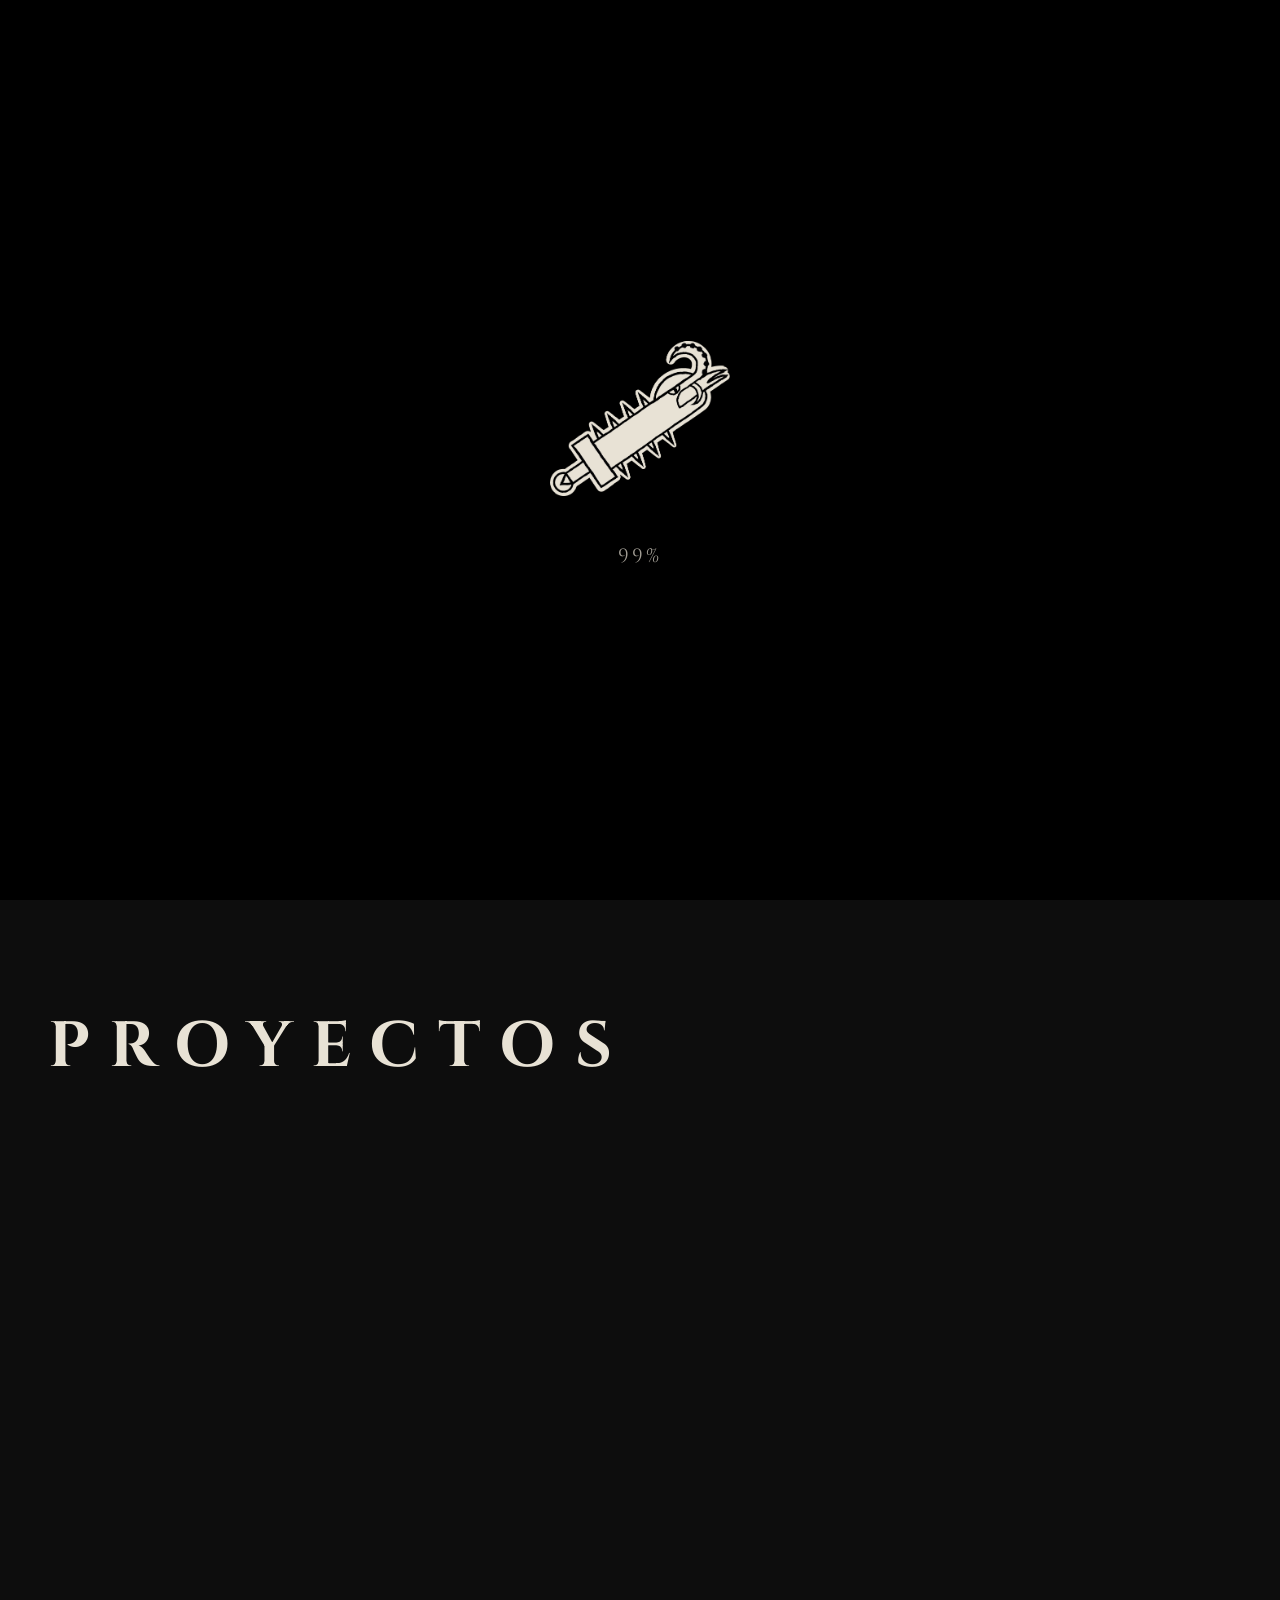
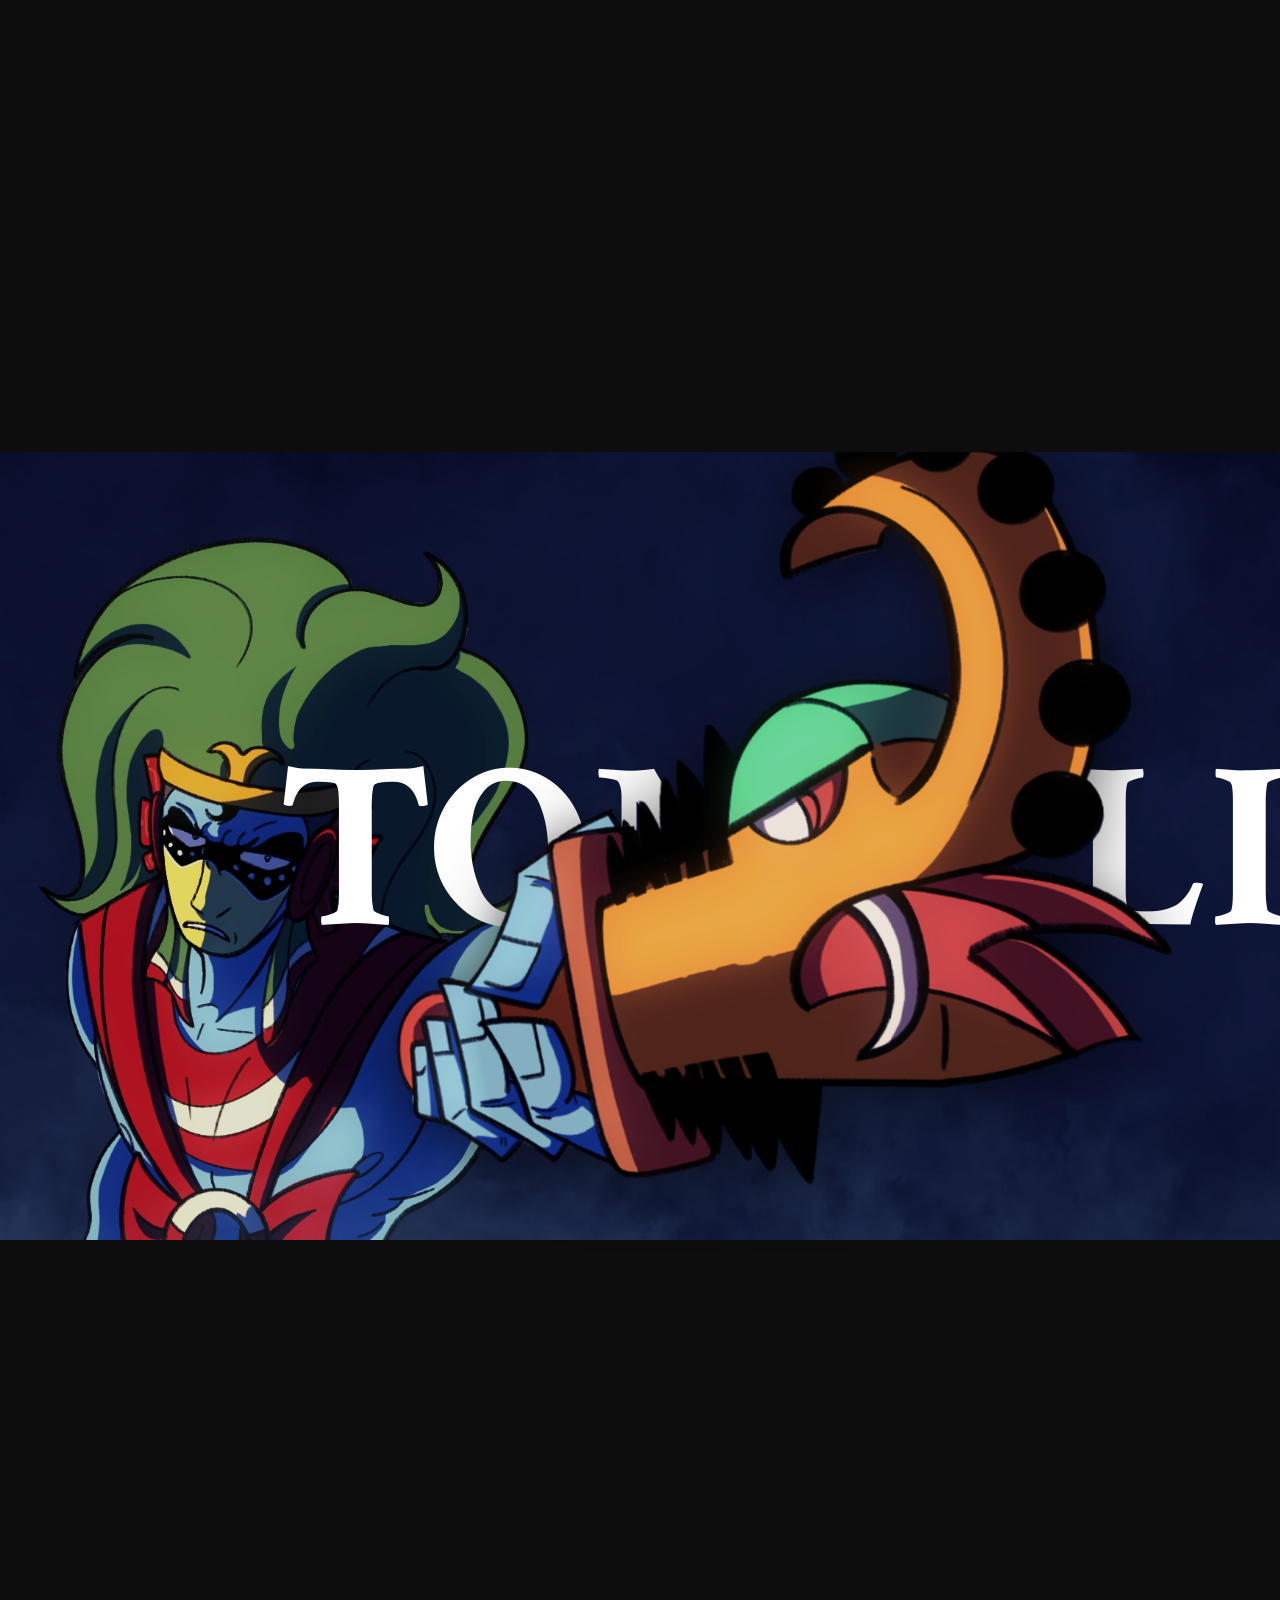
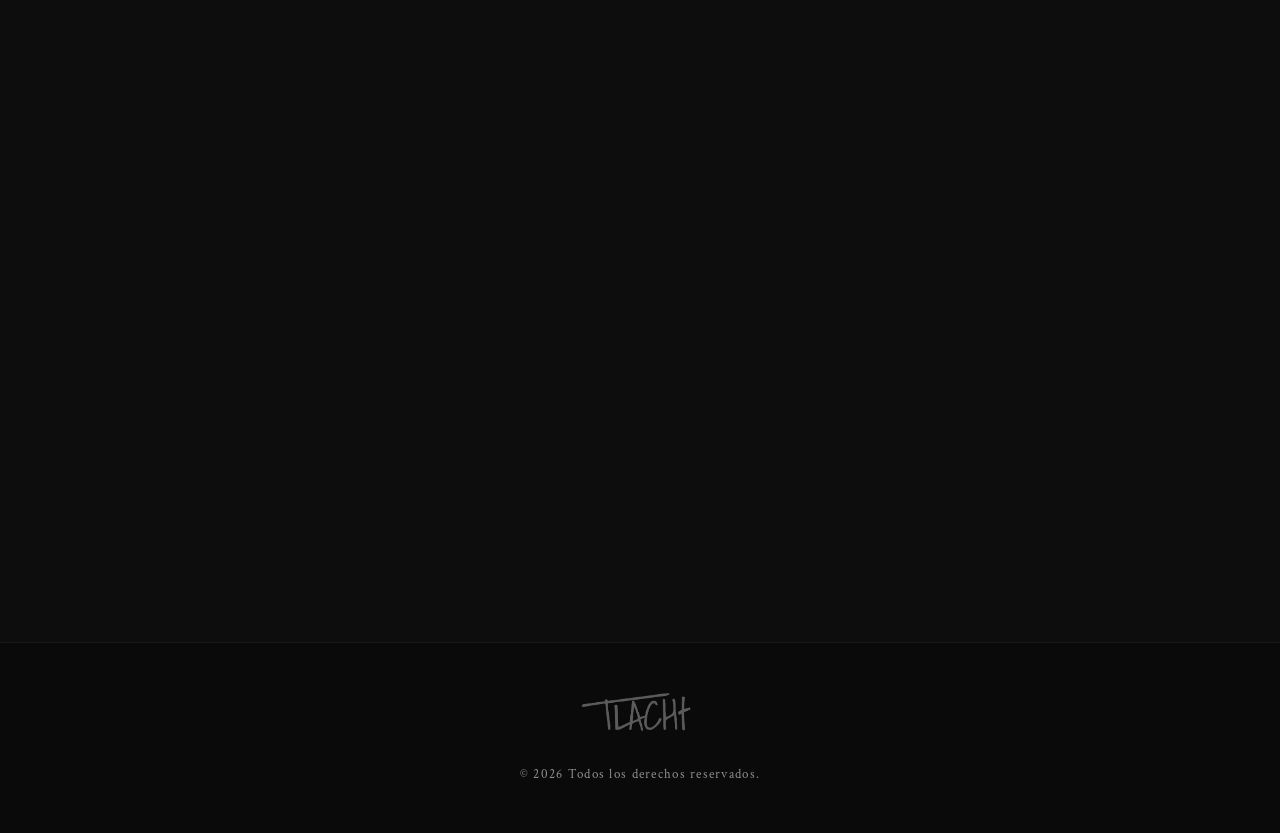
<file: index.html>
<!DOCTYPE html>
<html lang="es">
<head>
    <meta charset="UTF-8">
    <meta name="viewport" content="width=device-width, initial-scale=1.0">
    <title>TLACHT home</title>
    <link rel="preconnect" href="https://fonts.googleapis.com">
    <link rel="preconnect" href="https://fonts.gstatic.com" crossorigin>
    <link href="https://fonts.googleapis.com/css2?family=Cinzel:wght@400;500;600;700;800;900&family=Crimson+Text:ital,wght@0,400;0,600;0,700;1,400;1,600&display=swap" rel="stylesheet">
    <link rel="stylesheet" href="styles.css">
<base target="_blank">
</head>
<body>

    <!-- ============================================================ -->
    <!-- PANTALLA DE CARGA -->
    <!-- ============================================================ -->
    <div id="loader" class="loader">
        <div class="loader-content">
            <div class="loader-image-wrapper">
                <img src="images/x.png" alt="Cargando" class="loader-image" id="loaderImage">
            </div>
            <div class="loader-counter">
                <span id="counter">0</span><span>%</span>
            </div>
        </div>
    </div>

    <!-- ============================================================ -->
    <!-- HEADER / NAVEGACIÓN SUPERIOR -->
    <!-- ============================================================ -->
    <header class="header">
        <div class="lang-switcher">
            <button class="lang-btn active" data-lang="es">ES</button>
            <button class="lang-btn" data-lang="en">EN</button>
        </div>
    </header>

    <!-- ============================================================ -->
    <!-- SECCIÓN 1: HERO - PARALLAX MOUSE SUTIL (como ponpon-mania) -->
    <!-- ============================================================ -->
    <!-- 
         TÉCNICA: Parallax de profundidad SUTIL

         Inspirado en ponpon-mania.com: las capas se mueven MUY POCO
         para crear una sensación de profundidad sin romper la composición.

         - C1 (fondo):    ESTÁTICO - imagen completa del personaje/fondo
         - C2 (medio):    SE MUEVE MUY POCO (~8px max) - partes lejanas
         - C3 (frontal):  SE MUEVE UN POCO MÁS (~18px max) - partes cercanas

         Las imágenes C2 y C3 deben ser PNGs con transparencia.
         Solo las partes que se mueven son visibles.
         Todo lo demás es transparente para ver C1 abajo.

         Las 3 imágenes deben tener el MISMO tamaño y estar alineadas.

         CONFIGURACIÓN:
         - Intensidad baja: máximo 8-18px de desplazamiento
         - Sin rotación (mantiene alineación perfecta)
         - Movimiento en dirección CONTRARIA al mouse
         - CSS transition: 0.3s ease-out (suave)
    -->
    <section id="hero" class="hero">
        <div class="hero-parallax-wrap" id="heroParallax">
            <!-- Capa 1: FONDO (C1.png - imagen completa, ESTÁTICA) -->
            <div class="hero-layer hero-layer-back">
                <img src="images/C1.jpg" alt="Fondo">
            </div>
            <!-- Capa 2: MEDIO (C2.png - partes lejanas, se mueve poco) -->
            <div class="hero-layer hero-layer-mid">
                <img src="images/C2.png" alt="Capa media">
            </div>
            <!-- Capa 3: FRONTAL (C3.png - partes cercanas, se mueve un poco más) -->
            <div class="hero-layer hero-layer-front">
                <img src="images/C3.png" alt="Capa frontal">
            </div>
        </div>

        <div class="hero-content">
            <div class="hero-logo">
                <img src="images/logo.png" alt="Logo">
            </div>
            <p class="hero-tagline" data-es="Visual Development & Worldbuilding." data-en="Visual Development & Worldbuilding.">
                Visual Development & Worldbuilding.
            </p>
            
                  </div>
    </section>

    <!-- ============================================================ -->
    <!-- SECCIÓN 2: PORTFOLIO -->
    <!-- ============================================================ -->
    <section id="portfolio" class="portfolio">
        <div class="portfolio-header">
            <h2 class="portfolio-title" data-es="PROYECTOS" data-en="PROJECTS">PROYECTOS</h2>
            
        </div>
        <div class="portfolio-projects">


<a href="tboh.html" target="_self" class="project-card" dat   a-index="1">
    <div class="project-image">
        <img src="images/p1/3.png" alt="Proyecto 1">
    </div>
    <div class="project-info">
        <h3 class="project-name" data-es="El Nacimiento de Huitzilopochtli" data-en="The Birth of Huitzilopochtli">El Nacimiento de Huitzilopochtli</h3>
        <p class="project-desc" data-es="El mito del nacimiento del dios Mexica de la guerra, contado desde un enfoque aplicado a la industria del entretenimiento." data-en="The myth of the birth of the Mexica god of war, told from an approach applied to the entertainment industry.">
            El mito del nacimiento del dios Mexica de la guerra, contado desde un enfoque aplicado a la industria del entretenimiento.
        </p>
    </div>
</a>

<a href="Rockeritos.html" target="_self" class="project-card" data-index="2">
    <div class="project-image">
        <img src="images/p2/logo.png" alt="Proyecto 1">
    </div>
    <div class="project-info">
        <h3 class="project-name" data-es="Rockeritos" data-en="Rockeritos">Rockeritos</h3>
        <p class="project-desc" data-es="En un orden mundial que utiliza la música sacra como mecanismo de control mental, el rock es el último bastión de la profanidad. IP inspirada en el rock, Mazatlán y el folklore mexa." data-en="In a world order that uses sacred music as a mind control mechanism, rock is the last bastion of profanity. Concept IP inspired by rock, Mazatlán and Mexican folklore.">
            En un orden mundial que utiliza la música sacra como mecanismo de control mental, el rock es el último bastión de la profanidad. IP inspirada en el rock, Mazatlán y el folklore mexa.
        </p>
    </div>
</a>

        </div>
    </section>

    <!-- ============================================================ -->
    <!-- SECCIÓN 3: PARALLAX SCROLL - TEXTO RELLENO + CAPAS IGUALES -->
    <!-- ============================================================ -->
    <section id="parallax-text" class="parallax-text-section">
        <div class="parallax-text-container" id="textParallax">
            <div class="pt-layer pt-background" data-speed="0.3">
                <img src="images/H1.jpg" alt="Fondo">
            </div>

            <div class="pt-layer pt-text-layer" data-speed="0.6">
                <div class="scrolling-text" id="scrollingText">
                     <span class="scroll-text-item">TONALLI</span>
                </div>
            </div>

            <div class="pt-layer pt-foreground" data-speed="0.9">
                <img src="images/H2.png" alt="Capa frontal">
            </div>
        </div>
    </section>

    <!-- ============================================================ */
    <!-- SECCIÓN 4: ABOUT -->
    <!-- ============================================================ -->
    <section id="about" class="about">
        <div class="about-container">
            <h2 class="section-title about-title" data-es="ABOUT" data-en="ABOUT">ABOUT</h2>
            <div class="about-content">
                <p class="about-text" data-es="Tlacht es una firma bajo la que trabaja Antay de la Rosa, autor de estos universos. Existe para demostrar que el simbolismo ancestral y el diseño de autor tienen un lugar protagónico en la industria global. La meta del creador es descolonizar la narrativa del entretenimiento, priorizando la conexión simbólica sobre la monotonía técnica, pues considera que la sociedad está muy des-culturalizada y el país necesita aprender sobre su misma cultura para enriquecerse como personas." data-en="Tlacht is the brand under which Antay de la Rosa, the creator of these universes, works. It exists to demonstrate that ancestral symbolism and original design have a leading role in the global industry. The creator's goal is to decolonize entertainment narratives, prioritizing symbolic connection over technical monotony, as he believes society is largely de-culturalized and the country needs to learn about its own culture to enrich itself as individuals.">
                     Tlacht es una firma bajo la que trabaja Antay de la Rosa, autor de estos universos. Existe para demostrar que el simbolismo ancestral y el diseño de autor tienen un lugar protagónico en la industria global. La meta del creador es descolonizar la narrativa del entretenimiento, priorizando la conexión simbólica sobre la monotonía técnica, pues considera que la sociedad está muy des-culturalizada y el país necesita aprender sobre su misma cultura para enriquecerse como personas.

                </p>
            </div>
        </div>
    </section>

    <!-- ============================================================ -->
    <!-- SECCIÓN 5: CONTACT -->
    <!-- ============================================================ -->
    <section id="contact" class="contact">
        <div class="contact-container">
            <h2 class="section-title contact-title">CONTACT</h2>
            <div class="social-links">
                <a href="https://www.instagram.com/tlacht__/" class="social-icon" aria-label="Instagram">
                    <svg viewBox="0 0 24 24" fill="currentColor"><path d="M12 2.163c3.204 0 3.584.012 4.85.07 3.252.148 4.771 1.691 4.919 4.919.058 1.265.069 1.645.069 4.849 0 3.205-.012 3.584-.069 4.849-.149 3.225-1.664 4.771-4.919 4.919-1.266.058-1.644.07-4.85.07-3.204 0-3.584-.012-4.849-.07-3.26-.149-4.771-1.699-4.919-4.92-.058-1.265-.07-1.644-.07-4.849 0-3.204.013-3.583.07-4.849.149-3.227 1.664-4.771 4.919-4.919 1.266-.057 1.645-.069 4.849-.069zM12 0C8.741 0 8.333.014 7.053.072 2.695.272.273 2.69.073 7.052.014 8.333 0 8.741 0 12c0 3.259.014 3.668.072 4.948.2 4.358 2.618 6.78 6.98 6.98C8.333 23.986 8.741 24 12 24c3.259 0 3.668-.014 4.948-.072 4.354-.2 6.782-2.618 6.979-6.98.059-1.28.073-1.689.073-4.948 0-3.259-.014-3.667-.072-4.947-.196-4.354-2.617-6.78-6.979-6.98C15.668.014 15.259 0 12 0zm0 5.838a6.162 6.162 0 100 12.324 6.162 6.162 0 000-12.324zM12 16a4 4 0 110-8 4 4 0 010 8zm6.406-11.845a1.44 1.44 0 100 2.881 1.44 1.44 0 000-2.881z"/></svg>
                </a>
               
                <a href="https://www.behance.net/antaystuff03/projects" class="social-icon" aria-label="Behance">
                    <svg viewBox="0 0 24 24" fill="currentColor"><path d="M22 7h-7v-2h7v2zm1.726 10c-.442 1.297-2.029 3-5.101 3-3.074 0-5.564-1.729-5.564-5.675 0-3.91 2.325-5.92 5.466-5.92 3.082 0 4.964 1.782 5.375 4.426.078.506.109 1.188.095 2.14h-8.027c.13 3.211 3.483 3.312 4.588 2.029h3.168zm-7.686-4h4.965c-.105-1.547-1.136-2.219-2.477-2.219-1.466 0-2.277.768-2.488 2.219zm-9.574 6.988h-6.466v-14.967h6.953c5.476.081 5.58 5.444 2.72 6.906 3.461 1.26 3.577 8.061-3.207 8.061zm-3.466-8.988h3.584c2.508 0 2.906-3-.312-3h-3.272v3zm3.391 3h-3.391v3.016h3.341c3.055 0 2.868-3.016.05-3.016z"/></svg>
                </a>
              
            </div>
            <div class="contact-email">
                <p> tlacht.wb@gmail.com </p>
            </div>
        </div>
    </section>

    <!-- ============================================================ -->
    <!-- FOOTER -->
    <!-- ============================================================ -->
    <footer class="footer">
        <div class="footer-content">
            <div class="footer-logo">
                <img src="images/logo.png" alt="Logo">
            </div>
            <div class="footer-info">
                <p class="footer-text" data-es="© 2026 Todos los derechos reservados." data-en="© 2026 All rights reserved.">© 2026 Todos los derechos reservados.</p>
            </div>
        </div>
    </footer>

    <script src="script.js"></script>
</body>
</html>
</file>
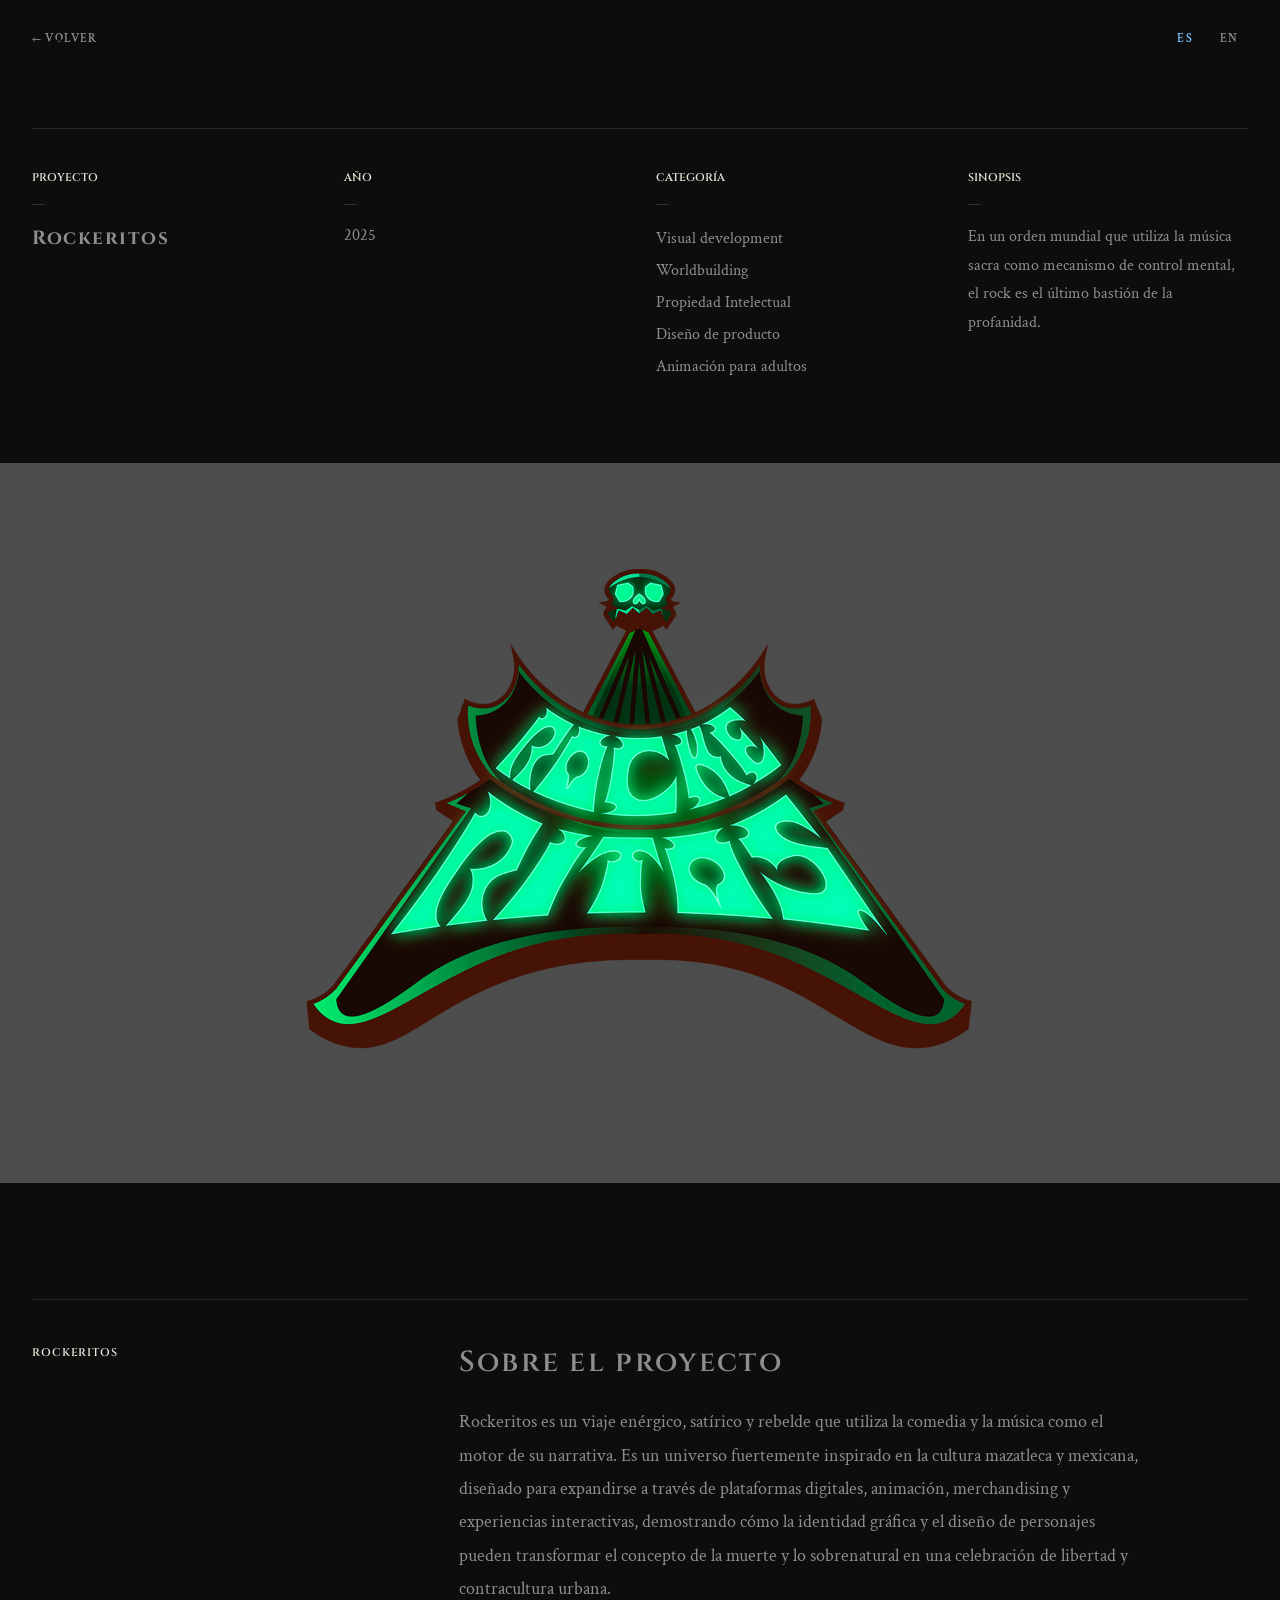
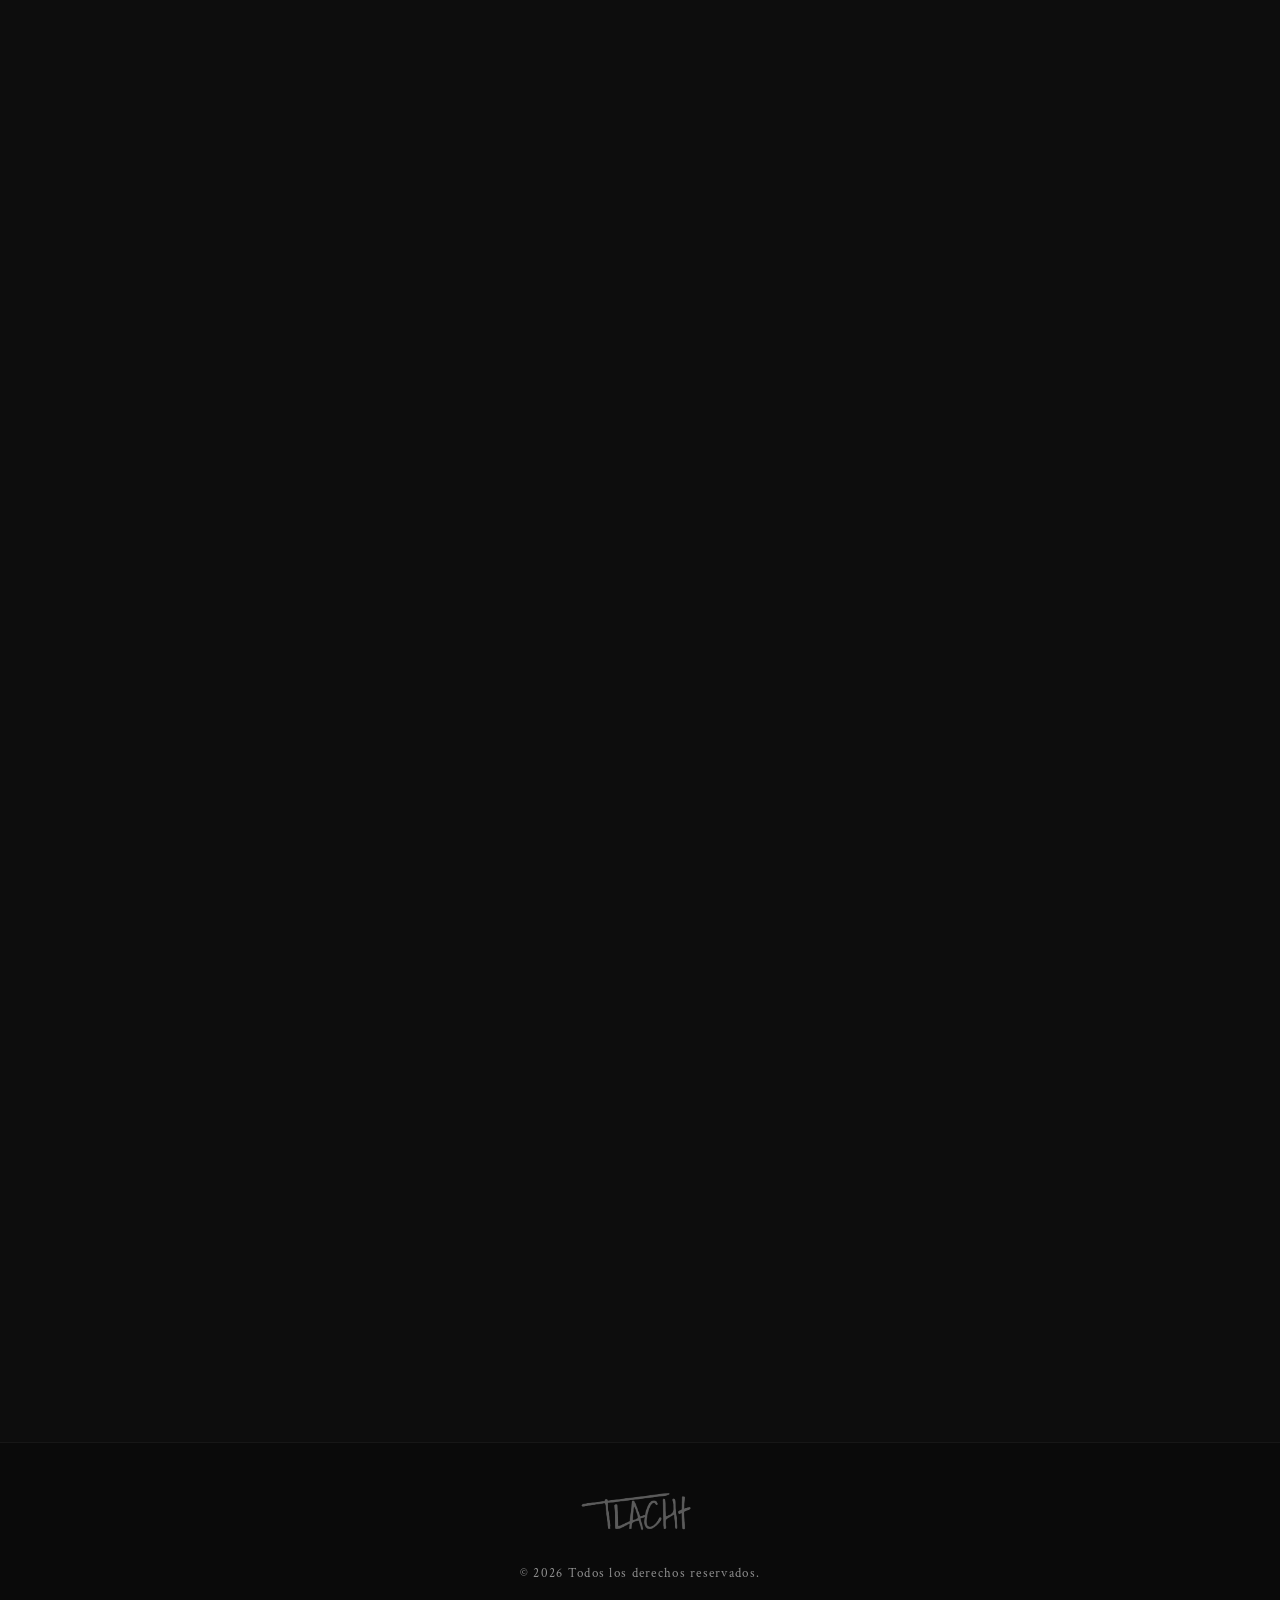
<file: rockeritos.html>
<!DOCTYPE html>
<html lang="es">
<head>
    <meta charset="UTF-8">
    <meta name="viewport" content="width=device-width, initial-scale=1.0">
    <!-- ════════════════════════════════════════════════
         CAMBIA ESTO: título de la pestaña del navegador
    ════════════════════════════════════════════════ -->
    <title>TLACHT — Rockeritos</title>

    <link rel="preconnect" href="https://fonts.googleapis.com">
    <link rel="preconnect" href="https://fonts.gstatic.com" crossorigin>
    <link href="https://fonts.googleapis.com/css2?family=Cinzel:wght@400;500;600;700;800;900&family=Crimson+Text:ital,wght@0,400;0,600;0,700;1,400;1,600&display=swap" rel="stylesheet">

    <!-- ════════════════════════════════════════════════
         NO CAMBIES: ruta a tu hoja de estilos principal
    ════════════════════════════════════════════════ -->
    <link rel="stylesheet" href="styles.css">
    <link rel="stylesheet" href="rockeritos.css">

    <base target="_blank">
</head>
<body>

<!-- ============================================================ -->
<!-- HEADER                                 -->
<!-- ============================================================ -->
<header class="header">
    <!-- Botón volver: apunta siempre al index -->
    <a href="index.html" class="back-btn" target="_self" data-es="← Volver" data-en="← Back">← Volver</a>
    <div class="lang-switcher">
        <button class="lang-btn active" data-lang="es">ES</button>
        <button class="lang-btn" data-lang="en">EN</button>
    </div>
</header>


<!-- ============================================================ -->
<!-- BLOQUE 1: METADATA  -->
<!-- ============================================================ -->
<section class="project-meta reveal-up">
    <div class="meta-grid">

        <div class="meta-col">
            <span class="meta-label" data-es="Proyecto" data-en="Project">Proyecto</span>
            <span class="meta-sep">—</span>
            <!-- ↓ CAMBIA ESTO -->
            <span class="meta-value project-meta-title" data-es="Rockeritos" data-en="Rockeritos">Rockeritos</span>
        </div>

        <div class="meta-col">
            <span class="meta-label" data-es="Año" data-en="Year">Año</span>
            <span class="meta-sep">—</span>
            <!-- ↓ CAMBIA ESTO -->
            <span class="meta-value" data-es="2025" data-en="2025">2025</span>
        </div>

        <div class="meta-col">
            <span class="meta-label" data-es="Categoría" data-en="Category">Categoría</span>
            <span class="meta-sep">—</span>
            <!-- ↓ CAMBIA ESTO: una categoría por línea con <br> -->
            <span class="meta-value meta-tags" data-es="Visual development<br>Worldbuilding<br>Propiedad Intelectual<br>Diseño de producto<br>Animación para adultos" data-en="Visual development<br>Worldbuilding<br>Intellectual Property<br>Product Design<br>Adult Animation">
               Visual development<br>Worldbuilding<br>Propiedad Intelectual<br>Diseño de producto<br>Animación para adultos
            </span>
        </div>

        <div class="meta-col">
            <span class="meta-label" data-es="Sinopsis" data-en="Synopsis">Sinopsis</span>
            <span class="meta-sep">—</span>
            <!-- ↓ CAMBIA ESTO -->
            <span class="meta-value meta-synopsis" data-es="En un orden mundial que utiliza la música sacra como mecanismo de control mental, el rock es el último bastión de la profanidad. " data-en="In a world order that uses sacred music as a mind control mechanism, rock is the last bastion of profanity.">
                En un orden mundial que utiliza la música sacra como mecanismo de control mental, el rock es el último bastión de la profanidad.          </span>
        </div>

    </div>
</section>


<section class="feature-image-section reveal-up">
    <!-- ↓ CAMBIA src y alt -->
    <img src="images/p2/logo.jpg" alt="Imagen destacada del proyecto" class="feature-image">
</section>

<section class="text-block reveal-up">
    <div class="text-block-container">

        <!-- ↓ CAMBIA ESTO: proceso / sección -->
        <span class="text-block-label" data-es="Rockeritos" data-en="Rockeritos">Rockeritos</span>
        <span class="text-block-label-sep">—</span>

        <div class="text-block-body">
            <!-- ↓ CAMBIA ESTO: subtítulo destacado -->
            <h2 class="text-block-subtitle" data-es="Sobre el proyecto" data-en="About the project">Sobre el proyecto</h2>

            <!-- ↓ CAMBIA ESTO: párrafo descriptivo -->
            <p class="text-block-paragraph"
               data-es="Rockeritos es un viaje enérgico, satírico y rebelde que utiliza la comedia y la música como el motor de su narrativa. Es un universo fuertemente inspirado en la cultura mazatleca y mexicana, diseñado para expandirse a través de plataformas digitales, animación, merchandising y experiencias interactivas, demostrando cómo la identidad gráfica y el diseño de personajes pueden transformar el concepto de la muerte y lo sobrenatural en una celebración de libertad y contracultura urbana.
"
               data-en="Rockeritos is an energetic, satirical, and rebellious journey that uses comedy and music to drive its narrative. It's a universe heavily inspired by Mazatlán and Mexican culture, designed to expand across digital platforms, animation, merchandising, and interactive experiences, demonstrating how graphic identity and character design can transform the concept of death and the supernatural into a celebration of freedom and urban counterculture.">
               Rockeritos es un viaje enérgico, satírico y rebelde que utiliza la comedia y la música como el motor de su narrativa. Es un universo fuertemente inspirado en la cultura mazatleca y mexicana, diseñado para expandirse a través de plataformas digitales, animación, merchandising y experiencias interactivas, demostrando cómo la identidad gráfica y el diseño de personajes pueden transformar el concepto de la muerte y lo sobrenatural en una celebración de libertad y contracultura urbana.
            </p>
        </div>

    </div>
</section>


<section class="carousel-section reveal-up">
    <div class="carousel" id="projectCarousel">
        <div class="carousel-track" id="carouselTrack">

            <!-- ↓ SLIDE 1 — CAMBIA src -->
            <div class="slide">
                <img src="images/p2/s1.jpg" alt="Imagen 1 del proyecto">
            </div>
            <!-- ↓ SLIDE 2 — CAMBIA src -->
            <div class="slide">
                <img src="images/p2/s2.jpg" alt="Imagen 2 del proyecto">
            </div>
            <!-- ↓ SLIDE 3 — CAMBIA src -->
            <div class="slide">
                <img src="images/p2/s3.jpg" alt="Imagen 3 del proyecto">
            </div>
            <!-- ↓ SLIDE 4 — CAMBIA src -->
            <div class="slide">
                <img src="images/p2/s4.jpg" alt="Imagen 4 del proyecto">
            </div>
            <!-- ↓ SLIDE 5 — CAMBIA src -->
            <div class="slide">
                <img src="images/p2/s5.jpg" alt="Imagen 5 del proyecto">
            </div>
            <!-- Para añadir más slides, copia y pega el bloque de arriba -->

        </div>

        <!-- Botones de flecha — personaliza el aspecto en project.css -->
        <button class="carousel-btn carousel-btn-prev" id="prevBtn" aria-label="Anterior">&#8249;</button>
        <button class="carousel-btn carousel-btn-next" id="nextBtn" aria-label="Siguiente">&#8250;</button>

        <!-- Dots de posición -->
        <div class="carousel-dots" id="carouselDots"></div>
    </div>
</section>


<section class="text-block reveal-up">
    <div class="text-block-container">

        <!-- ↓ CAMBIA ESTO: proceso / sección -->
        <span class="text-block-label" data-es="El futuro" data-en="The future">El futuro</span>
        <span class="text-block-label-sep">—</span>

        <div class="text-block-body">
            <!-- ↓ CAMBIA ESTO: subtítulo destacado -->
            <h2 class="text-block-subtitle" data-es="Trabajo en proceso" data-en="Work in progress">Trabajo en proceso</h2>

            <!-- ↓ CAMBIA ESTO: párrafo descriptivo -->
            <p class="text-block-paragraph"
               data-es="Actualmente, este proyecto se encuentra en su etapa inicial de desarrollo visual, concentrando toda su fuerza en la conceptualización y el diseño de personajes a través de sus hojas técnicas. Este es el ADN gráfico del proyecto—la exploración de siluetas, actitud y estética—, sentando las bases sólidas de un universo expansivo que continúa en proceso de construcción. Este lineup es apenas el primer acorde de una propiedad intelectual diseñada para evolucionar hacia narrativas y plataformas mucho más complejas."
               data-en="Currently, this project is in its initial visual development stage, focusing its efforts on character conceptualization and design through character sheets. This is the project's graphic DNA—the exploration of silhouettes, attitude, and aesthetics—laying the solid foundation for an expansive universe that continues to be built. This lineup is just the first chord of an intellectual property designed to evolve toward much more complex narratives and platforms.">
                Actualmente, este proyecto se encuentra en su etapa inicial de desarrollo visual, concentrando toda su fuerza en la conceptualización y el diseño de personajes a través de sus hojas técnicas. Este es el ADN gráfico del proyecto—la exploración de siluetas, actitud y estética—, sentando las bases sólidas de un universo expansivo que continúa en proceso de construcción. Este lineup es apenas el primer acorde de una propiedad intelectual diseñada para evolucionar hacia narrativas y plataformas mucho más complejas.
            </p>
        </div>

    </div>
</section>


<!-- ============================================================ -->
<!-- FOOTER                                   -->
<!-- ============================================================ -->
<footer class="footer">
    <div class="footer-content">
        <div class="footer-logo">
            <img src="images/logo.png" alt="Logo">
        </div>
        <div class="footer-info">
            <p class="footer-text" data-es="© 2026 Todos los derechos reservados." data-en="© 2026 All rights reserved.">
                © 2026 Todos los derechos reservados.
            </p>
        </div>
    </div>
</footer>

<script src="rockeritos.js"></script>
</body>
</html>
</file>
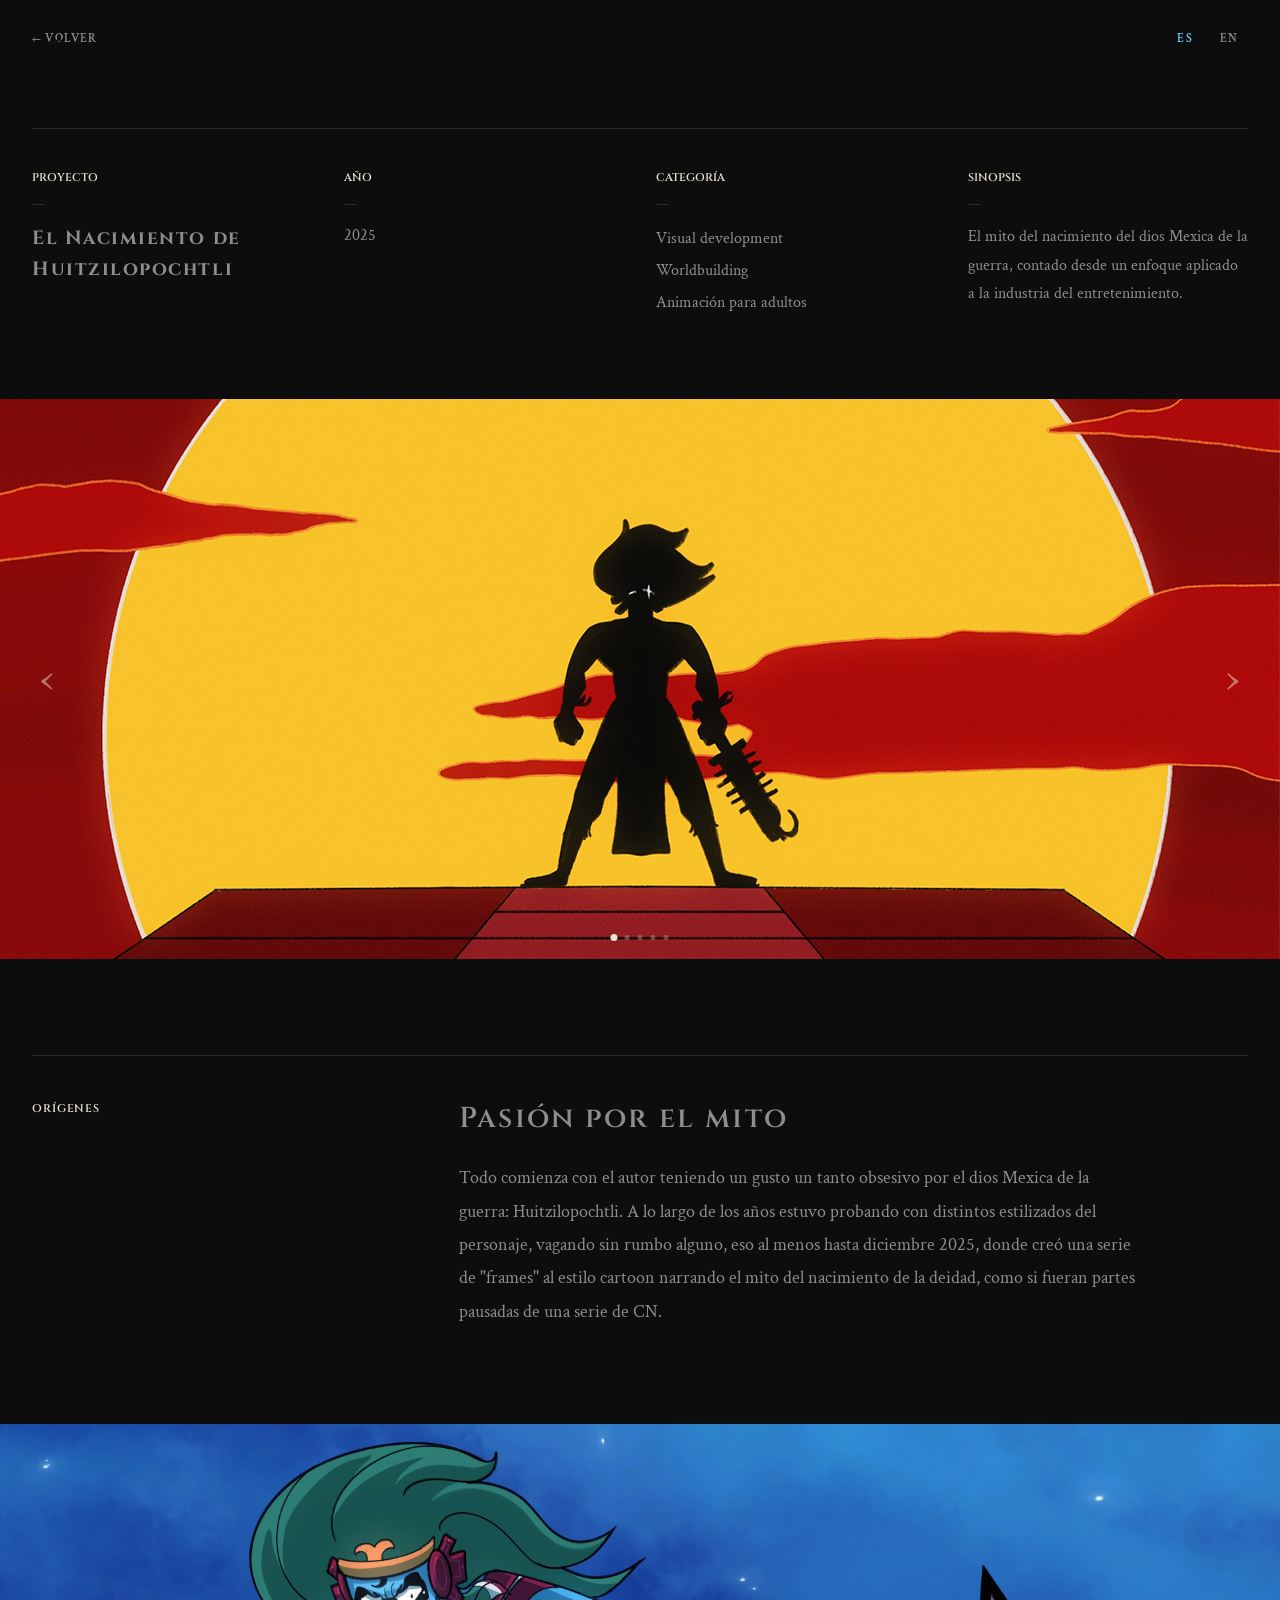
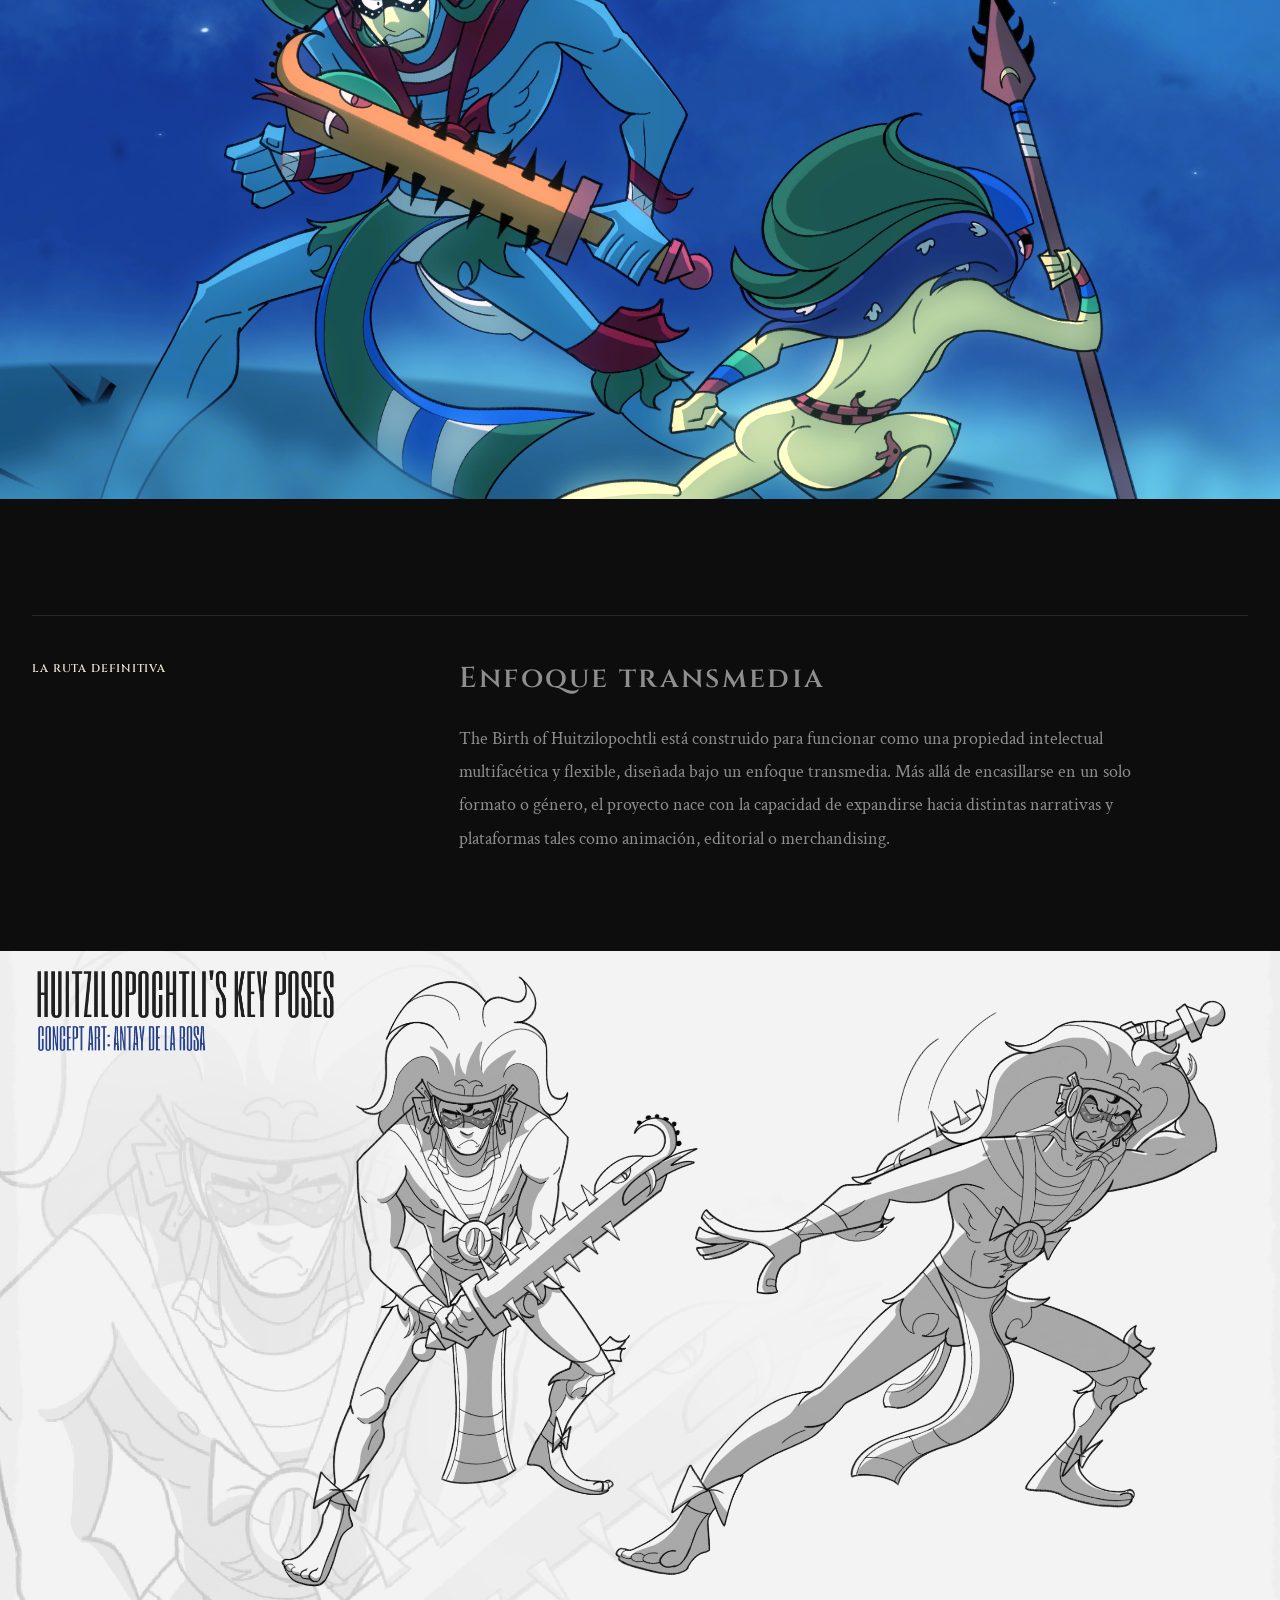
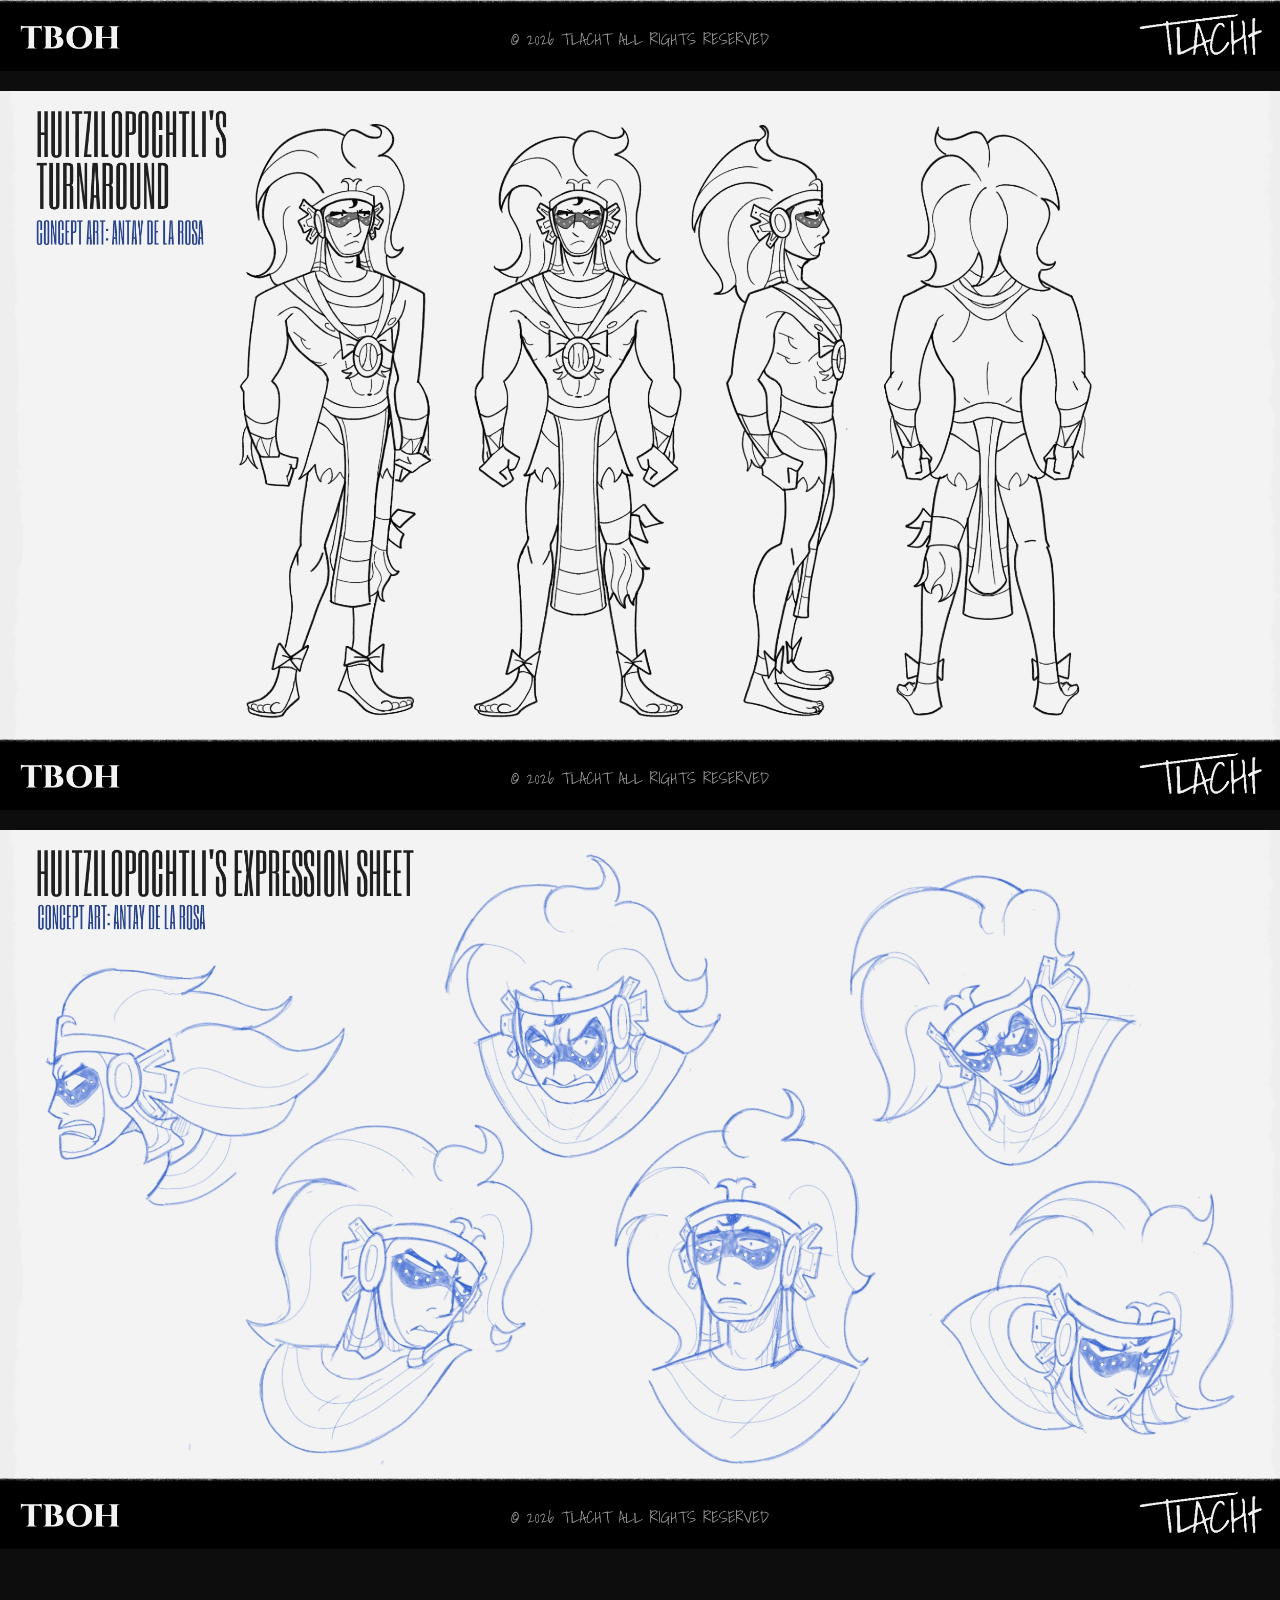
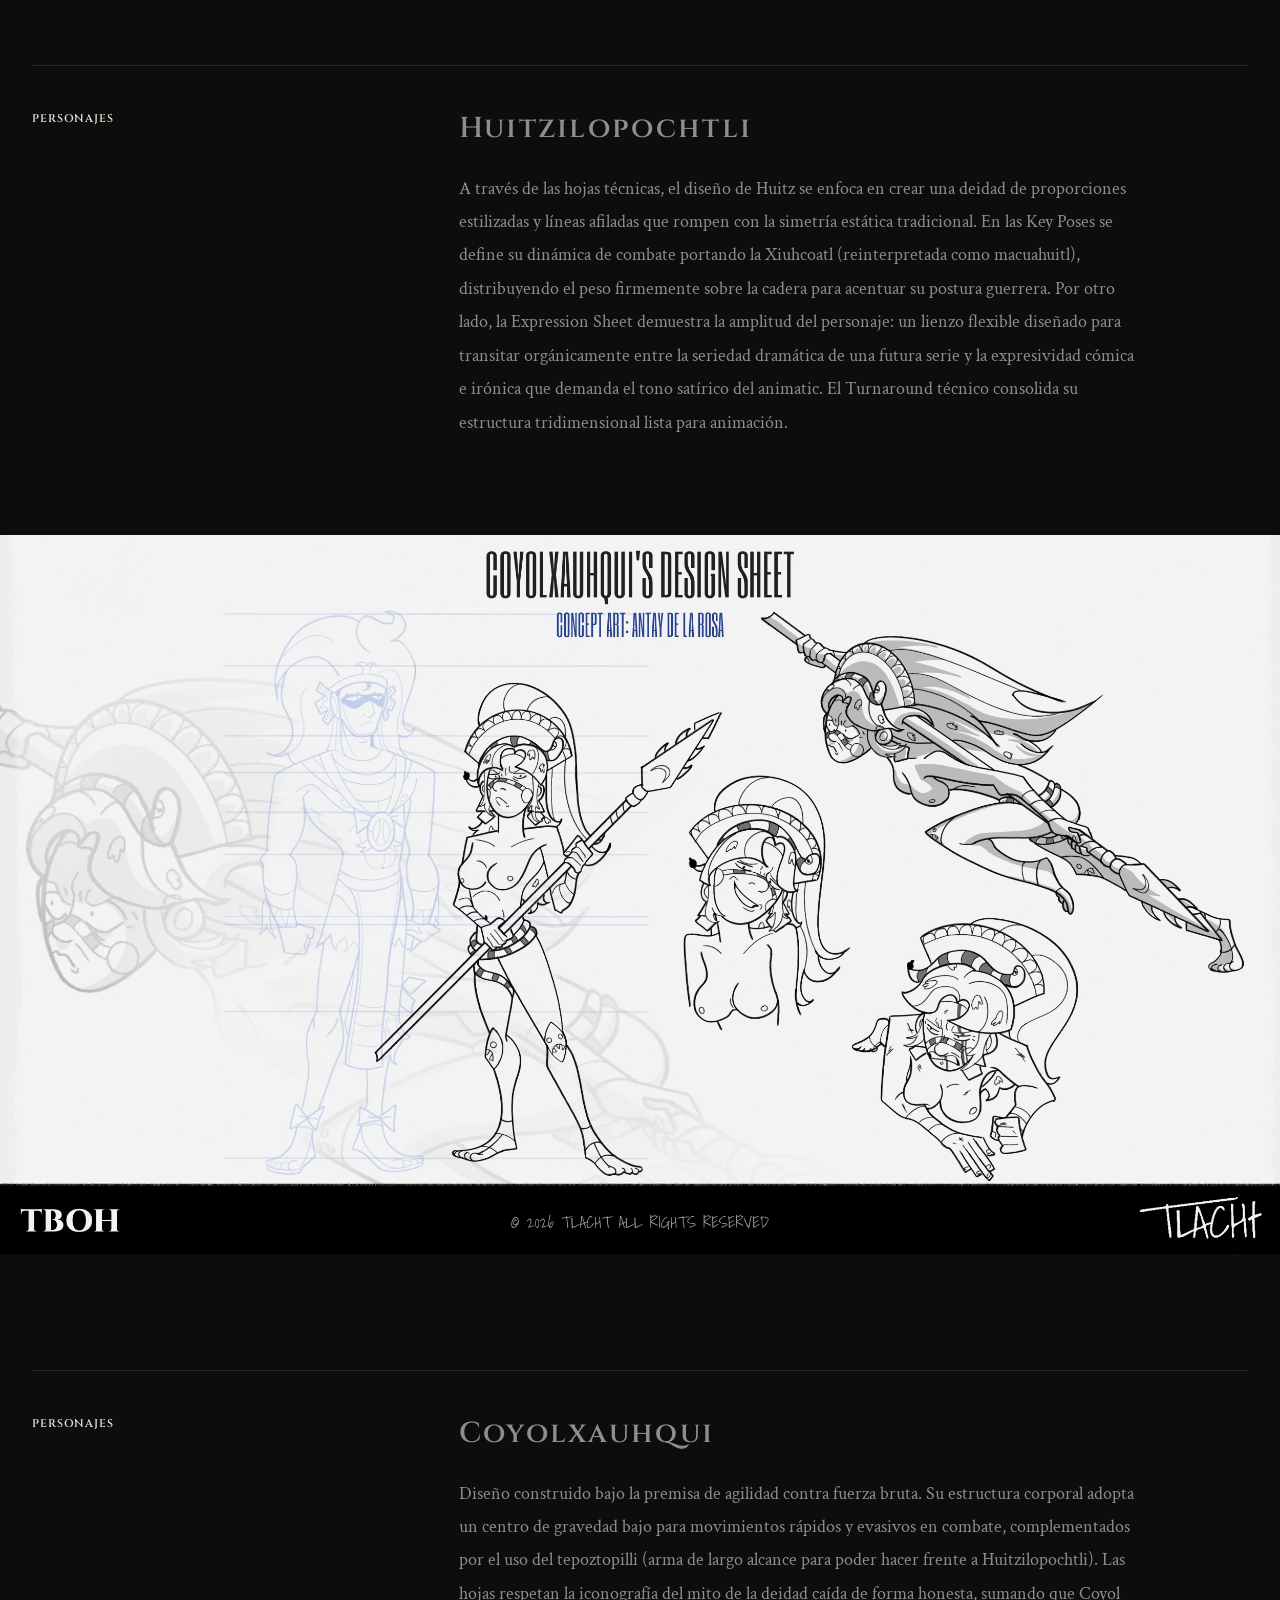
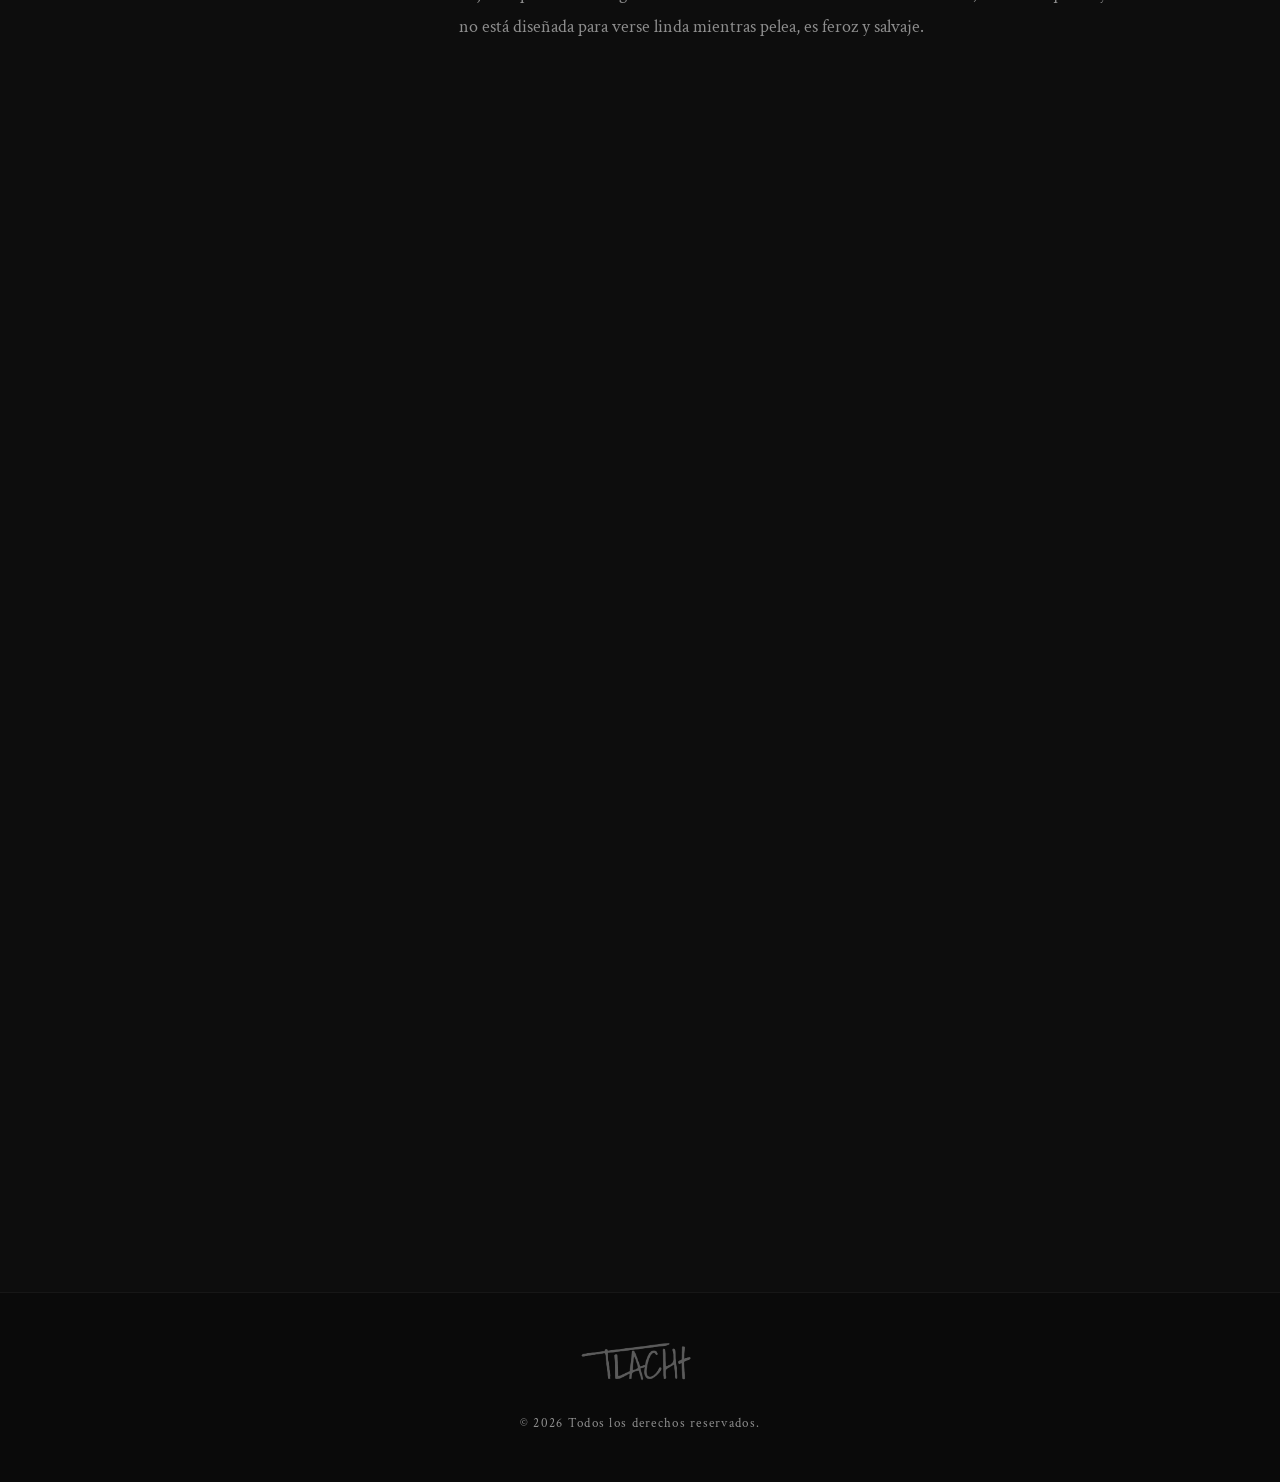
<file: tboh.html>
<!DOCTYPE html>
<html lang="es">
<head>
    <meta charset="UTF-8">
    <meta name="viewport" content="width=device-width, initial-scale=1.0">
    <!-- ════════════════════════════════════════════════
         CAMBIA ESTO: título de la pestaña del navegador
    ════════════════════════════════════════════════ -->
    <title>TLACHT — El Nacimiento de Huitz</title>

    <link rel="preconnect" href="https://fonts.googleapis.com">
    <link rel="preconnect" href="https://fonts.gstatic.com" crossorigin>
    <link href="https://fonts.googleapis.com/css2?family=Cinzel:wght@400;500;600;700;800;900&family=Crimson+Text:ital,wght@0,400;0,600;0,700;1,400;1,600&display=swap" rel="stylesheet">

    <!-- ════════════════════════════════════════════════
         NO CAMBIES: ruta a tu hoja de estilos principal
    ════════════════════════════════════════════════ -->
    <link rel="stylesheet" href="styles.css">
    <link rel="stylesheet" href="tboh.css">

    <base target="_blank">
</head>
<body>

<!-- ============================================================ -->
<!-- HEADER                                 -->
<!-- ============================================================ -->
<header class="header">
    <!-- Botón volver: apunta siempre al index -->
    <a href="index.html" class="back-btn" target="_self" data-es="← Volver" data-en="← Back">← Volver</a>
    <div class="lang-switcher">
        <button class="lang-btn active" data-lang="es">ES</button>
        <button class="lang-btn" data-lang="en">EN</button>
    </div>
</header>


<!-- ============================================================ -->
<!-- BLOQUE 1: METADATA  -->
<!-- ============================================================ -->
<section class="project-meta reveal-up">
    <div class="meta-grid">

        <div class="meta-col">
            <span class="meta-label" data-es="Proyecto" data-en="Project">Proyecto</span>
            <span class="meta-sep">—</span>
            <!-- ↓ CAMBIA ESTO -->
            <span class="meta-value project-meta-title" data-es="El Nacimiento de Huitzilopochtli" data-en="The Birth of Huitzilopochtli">El Nacimiento de Huitzilopochtli</span>
        </div>

        <div class="meta-col">
            <span class="meta-label" data-es="Año" data-en="Year">Año</span>
            <span class="meta-sep">—</span>
            <!-- ↓ CAMBIA ESTO -->
            <span class="meta-value" data-es="2025" data-en="2025">2025</span>
        </div>

        <div class="meta-col">
            <span class="meta-label" data-es="Categoría" data-en="Category">Categoría</span>
            <span class="meta-sep">—</span>
            <!-- ↓ CAMBIA ESTO: una categoría por línea con <br> -->
            <span class="meta-value meta-tags" data-es="Visual Development<br>Worldbuilding<br>Animación para adultos" data-en="Visual Development<br>Worldbuilding<br>Adults animation">
               Visual development<br>Worldbuilding<br>Animación para adultos
            </span>
        </div>

        <div class="meta-col">
            <span class="meta-label" data-es="Sinopsis" data-en="Synopsis">Sinopsis</span>
            <span class="meta-sep">—</span>
            <!-- ↓ CAMBIA ESTO -->
            <span class="meta-value meta-synopsis" data-es="El mito del nacimiento del dios Mexica de la guerra, contado desde un enfoque aplicado a la industria del entretenimiento." data-en="The myth of the birth of the Mexica god of war, told from an approach applied to the entertainment industry.">
                El mito del nacimiento del dios Mexica de la guerra, contado desde un enfoque aplicado a la industria del entretenimiento.            </span>
        </div>

    </div>
</section>


<!-- ============================================================ -->
<!-- BLOQUE 2: CARRUSEL   -->
<!-- ============================================================ -->
<section class="carousel-section reveal-up">
    <div class="carousel" id="projectCarousel">
        <div class="carousel-track" id="carouselTrack">

            <!-- ↓ SLIDE 1 — CAMBIA src -->
            <div class="slide">
                <img src="images/p1/2.png" alt="Imagen 1 del proyecto">
            </div>
            <!-- ↓ SLIDE 2 — CAMBIA src -->
            <div class="slide">
                <img src="images/p1/3.png" alt="Imagen 2 del proyecto">
            </div>
            <!-- ↓ SLIDE 3 — CAMBIA src -->
            <div class="slide">
                <img src="images/p1/5.png" alt="Imagen 3 del proyecto">
            </div>
            <!-- ↓ SLIDE 4 — CAMBIA src -->
            <div class="slide">
                <img src="images/p1/6.png" alt="Imagen 4 del proyecto">
            </div>
            <!-- ↓ SLIDE 5 — CAMBIA src -->
            <div class="slide">
                <img src="images/p1/7.png" alt="Imagen 5 del proyecto">
            </div>
            <!-- Para añadir más slides, copia y pega el bloque de arriba -->

        </div>

        <!-- Botones de flecha — personaliza el aspecto en project.css -->
        <button class="carousel-btn carousel-btn-prev" id="prevBtn" aria-label="Anterior">&#8249;</button>
        <button class="carousel-btn carousel-btn-next" id="nextBtn" aria-label="Siguiente">&#8250;</button>

        <!-- Dots de posición -->
        <div class="carousel-dots" id="carouselDots"></div>
    </div>
</section>


<section class="text-block reveal-up">
    <div class="text-block-container">

        <!-- ↓ CAMBIA ESTO: proceso / sección -->
        <span class="text-block-label" data-es="Orígenes" data-en="Origins">Orígenes</span>
        <span class="text-block-label-sep">—</span>

        <div class="text-block-body">
            <!-- ↓ CAMBIA ESTO: subtítulo destacado -->
            <h2 class="text-block-subtitle" data-es="Pasión por el mito" data-en="Passion for the myth">Pasión por el mito</h2>

            <!-- ↓ CAMBIA ESTO: párrafo descriptivo -->
            <p class="text-block-paragraph"
               data-es="Todo comienza con el autor teniendo un gusto un tanto obsesivo por el dios Mexica de la guerra: Huitzilopochtli. A lo largo de los años estuvo probando con distintos estilizados del personaje, vagando sin rumbo alguno, eso al menos hasta diciembre 2025, donde creó una serie de frames al estilo cartoon narrando el mito del nacimiento de la deidad, como si fueran partes pausadas de una serie de CN."
               data-en="It all began with the author having a somewhat obsessive fascination with the Aztec god of war, Huitzilopochtli. Over the years, he experimented with different stylized versions of the character, wandering aimlessly, at least until December 2025, when he created a series of cartoon-style frames narrating the myth of the god's birth, as if they were paused segments from a Cartoon Network show.">
                Todo comienza con el autor teniendo un gusto un tanto obsesivo por el dios Mexica de la guerra: Huitzilopochtli. A lo largo de los años estuvo probando con distintos estilizados del personaje, vagando sin rumbo alguno, eso al menos hasta diciembre 2025, donde creó una serie de "frames" al estilo cartoon narrando el mito del nacimiento de la deidad, como si fueran partes pausadas de una serie de CN.
            </p>
        </div>

    </div>
</section>


<section class="feature-image-section reveal-up">
    <!-- ↓ CAMBIA src y alt -->
    <img src="images/p1/vs.jpg" alt="Imagen destacada del proyecto" class="feature-image">
</section>


<section class="text-block reveal-up">
    <div class="text-block-container">

        <!-- ↓ CAMBIA ESTO: proceso / sección -->
        <span class="text-block-label" data-es="La ruta definitiva" data-en="The definitive route">La ruta definitiva</span>
        <span class="text-block-label-sep">—</span>

        <div class="text-block-body">
            <!-- ↓ CAMBIA ESTO: subtítulo destacado -->
            <h2 class="text-block-subtitle" data-es="Enfoque transmedia" data-en="Transmedia approach">Enfoque transmedia</h2>

            <!-- ↓ CAMBIA ESTO: párrafo descriptivo -->
            <p class="text-block-paragraph"
               data-es="The Birth of Huitzilopochtli está construido para funcionar como una propiedad intelectual multifacética y flexible, diseñada bajo un enfoque transmedia. Más allá de encasillarse en un solo formato o género, el proyecto nace con la capacidad de expandirse hacia distintas narrativas y plataformas tales como animación, editorial o merchandising."
               data-en="The Birth of Huitzilopochtli is designed to function as a multifaceted and flexible intellectual property, conceived with a transmedia approach. Rather than being confined to a single format or genre, the project is born with the capacity to expand into different narratives and platforms such as animation, publishing, or merchandising.">
               The Birth of Huitzilopochtli está construido para funcionar como una propiedad intelectual multifacética y flexible, diseñada bajo un enfoque transmedia. Más allá de encasillarse en un solo formato o género, el proyecto nace con la capacidad de expandirse hacia distintas narrativas y plataformas tales como animación, editorial o merchandising.
            </p>
        </div>

    </div>
</section>


<section class="feature-image-section reveal-up">
    <!-- ↓ CAMBIA src y alt -->
    <img src="images/p1/s1.jpg" alt="Imagen destacada del proyecto" class="feature-image2">
</section>

<section class="feature-image-section reveal-up">
    <!-- ↓ CAMBIA src y alt -->
    <img src="images/p1/s2.jpg" alt="Imagen destacada del proyecto" class="feature-image2">
</section>

<section class="feature-image-section reveal-up">
    <!-- ↓ CAMBIA src y alt -->
    <img src="images/p1/s3.jpg" alt="Imagen destacada del proyecto" class="feature-image2">
</section>

<section class="text-block reveal-up">
    <div class="text-block-container">

        <!-- ↓ CAMBIA ESTO: proceso / sección -->
        <span class="text-block-label" data-es="Personajes" data-en="Characters">Personajes</span>
        <span class="text-block-label-sep">—</span>

        <div class="text-block-body">
            <!-- ↓ CAMBIA ESTO: subtítulo destacado -->
            <h2 class="text-block-subtitle" data-es="Huitzilopochtli" data-en="Huitzilopochtli">Huitzilopochtli</h2>

            <!-- ↓ CAMBIA ESTO: párrafo descriptivo -->
            <p class="text-block-paragraph"
               data-es="A través de las hojas técnicas, el diseño de Huitz se enfoca en crear una deidad de proporciones estilizadas y líneas afiladas que rompen con la simetría estática tradicional. En las Key Poses se define su dinámica de combate portando la Xiuhcoatl (reinterpretada como macuahuitl), distribuyendo el peso firmemente sobre la cadera para acentuar su postura guerrera. Por otro lado, la Expression Sheet demuestra la amplitud del personaje: un lienzo flexible diseñado para transitar orgánicamente entre la seriedad dramática de una futura serie y la expresividad cómica e irónica que demanda el tono satírico del animatic. El turnaround técnico consolida su estructura tridimensional lista para animación."
               data-en="Through the technical sheets, Huitz's design focuses on creating a deity with stylized proportions and sharp lines that break with traditional static symmetry. The key poses define its combat dynamics, wielding the Xiuhcoatl (reinterpreted as a macuahuitl), distributing the weight firmly over the hips to accentuate its warrior stance. On the other hand, the expression sheet demonstrates the character's breadth: a flexible canvas designed to organically transition between the dramatic seriousness of a future series and the comedic and ironic expressiveness demanded by the animatic's satirical tone. The technical turnaround solidifies its three-dimensional structure, ready for animation.">
                A través de las hojas técnicas, el diseño de Huitz se enfoca en crear una deidad de proporciones estilizadas y líneas afiladas que rompen con la simetría estática tradicional. En las Key Poses se define su dinámica de combate portando la Xiuhcoatl (reinterpretada como macuahuitl), distribuyendo el peso firmemente sobre la cadera para acentuar su postura guerrera. Por otro lado, la Expression Sheet demuestra la amplitud del personaje: un lienzo flexible diseñado para transitar orgánicamente entre la seriedad dramática de una futura serie y la expresividad cómica e irónica que demanda el tono satírico del animatic. El Turnaround técnico consolida su estructura tridimensional lista para animación.
            </p>
        </div>

    </div>
</section>

<section class="feature-image-section reveal-up">
    <!-- ↓ CAMBIA src y alt -->
    <img src="images/p1/s4.jpg" alt="Imagen destacada del proyecto" class="feature-image2">
</section>

<section class="text-block reveal-up">
    <div class="text-block-container">

        <!-- ↓ CAMBIA ESTO: proceso / sección -->
        <span class="text-block-label" data-es="Personajes" data-en="Characters">Personajes</span>
        <span class="text-block-label-sep">—</span>

        <div class="text-block-body">
            <!-- ↓ CAMBIA ESTO: subtítulo destacado -->
            <h2 class="text-block-subtitle" data-es="Coyolxauhqui" data-en="Coyolxauhqui">Coyolxauhqui</h2>

            <!-- ↓ CAMBIA ESTO: párrafo descriptivo -->
            <p class="text-block-paragraph"
               data-es="Diseño construido bajo la premisa de agilidad contra fuerza bruta. Su estructura corporal adopta un centro de gravedad bajo para movimientos rápidos y evasivos en combate, complementados por el uso del tepoztopilli (arma de largo alcance para poder hacer frente a Huitzilopochtli). Las hojas respetan la iconografía del mito de la deidad caída de forma honesta, sumando que Coyol no está diseñada para verse linda mientras pelea, es feroz y salvaje.
            </p>"
               data-en="The design is built on the premise of agility versus brute force. Its body structure adopts a low center of gravity for quick and evasive movements in combat, complemented by the use of the tepoztopilli (a long-range weapon to confront Huitzilopochtli). The blades faithfully respect the iconography of the fallen deity myth, and Coyol is not designed to look cute while fighting; she is fierce and savage.">
                Diseño construido bajo la premisa de agilidad contra fuerza bruta. Su estructura corporal adopta un centro de gravedad bajo para movimientos rápidos y evasivos en combate, complementados por el uso del tepoztopilli (arma de largo alcance para poder hacer frente a Huitzilopochtli). Las hojas respetan la iconografía del mito de la deidad caída de forma honesta, sumando que Coyol no está diseñada para verse linda mientras pelea, es feroz y salvaje.
            </p>
        </div>

    </div>
</section>


<!-- ============================================================ -->
<!-- BLOQUE 3: VIDEO DE YOUTUBE (ANCHO COMPLETO)                 -->
<!-- ============================================================ -->
<section class="video-section reveal-up">
    <a href="https://youtu.be/xAvmqMiIA_g" target="_blank" class="video-thumb-link">
        <img src="images/p1/m1.png" alt="Ver video" class="video-thumb-img">
        <div class="video-play-btn">&#9654;</div>
    </a>
</section>


<section class="text-block reveal-up">
    <div class="text-block-container">

        <!-- ↓ CAMBIA ESTO: proceso / sección -->
        <span class="text-block-label" data-es="El futuro" data-en="The future">El futuro</span>
        <span class="text-block-label-sep">—</span>

        <div class="text-block-body">
            <!-- ↓ CAMBIA ESTO: subtítulo destacado -->
            <h2 class="text-block-subtitle" data-es="El animatic" data-en="The animatic">El animatic</h2>

            <!-- ↓ CAMBIA ESTO: párrafo descriptivo -->
            <p class="text-block-paragraph"
               data-es="Al fusionar los storyboards con una propuesta sonora enérgica (Mama Sid Knock You Out de LL COOL J), el animatic se convierte en el núcleo del proyecto actualmente pues no se limita a un solo género, sino que funciona como una propiedad intelectual versátil, con el potencial de moldearse hacia la comedia de acción o la narrativa seriada de entretenimiento."
               data-en="By merging storyboards with an energetic sound design (Mama Sid Knock You Out by LL COOL J), the animatic becomes the core of the project now, as it is not limited to a single genre, but functions as a versatile intellectual property, with the potential to be molded into action comedy or serialized entertainment narratives.">
                Al fusionar los storyboards con una propuesta sonora enérgica (Mama Sid Knock You Out de LL COOL J), el animatic se convierte en el núcleo del proyecto actualmente pues no se limita a un solo género, sino que funciona como una propiedad intelectual versátil, con el potencial de moldearse hacia la comedia de acción o la narrativa seriada de entretenimiento.
            </p>
        </div>

    </div>
</section>


<!-- ============================================================ -->
<!-- FOOTER                                   -->
<!-- ============================================================ -->
<footer class="footer">
    <div class="footer-content">
        <div class="footer-logo">
            <img src="images/logo.png" alt="Logo">
        </div>
        <div class="footer-info">
            <p class="footer-text" data-es="© 2026 Todos los derechos reservados." data-en="© 2026 All rights reserved.">
                © 2026 Todos los derechos reservados.
            </p>
        </div>
    </div>
</footer>

<script src="tboh.js"></script>
</body>
</html>
</file>
<file: styles.css>
/* ============================================================ */
/* RESET & BASE */
/* ============================================================ */
*, *::before, *::after {
    margin: 0;
    padding: 0;
    box-sizing: border-box;
}

html {
    scroll-behavior: smooth;
    overflow-x: hidden;
}

body {
    font-family: 'Crimson Text', Georgia, serif;
    background-color: #0D0D0D;
    color: #E8E2D5;
    overflow-x: hidden;
    line-height: 1.6;
}

/* ============================================================ */
/* LOADER / PANTALLA DE CARGA */
/* ============================================================ */
.loader {
    position: fixed;
    top: 0;
    left: 0;
    width: 100%;
    height: 100%;
    background: #000000;
    z-index: 9999;
    display: flex;
    align-items: center;
    justify-content: center;
    transition: opacity 0.8s ease, visibility 0.8s ease;
}

.loader.hidden {
    opacity: 0;
    visibility: hidden;
    pointer-events: none;
}

.loader-content {
    display: flex;
    flex-direction: column;
    align-items: center;
    gap: 2rem;
}

.loader-image-wrapper {
    width: 180px;
    height: 180px;
    display: flex;
    align-items: center;
    justify-content: center;
}

.loader-image {
    max-width: 100%;
    max-height: 100%;
    object-fit: contain;
    animation: float 3s ease-in-out infinite;
}

@keyframes float {
    0%, 100% { transform: translateY(0); }
    50% { transform: translateY(-20px); }
}

.loader-counter {
    font-family: 'Cinzel', serif;
    font-size: 1.2rem;
    font-weight: 400;
    color: #E8E2D5;
    letter-spacing: 0.15em;
    opacity: 0.7;
}

/* ============================================================ */
/* HEADER / LANG SWITCHER */
/* ============================================================ */
.header {
    position: fixed;
    top: 0;
    left: 0;
    width: 100%;
    z-index: 1000;
    padding: 1.5rem 2rem;
    display: flex;
    justify-content: flex-end;
    pointer-events: none;
}

.lang-switcher {
    display: flex;
    gap: 0.5rem;
    pointer-events: auto;
}

.lang-btn {
    font-family: 'Crimson Text', serif;
    font-size: 0.75rem;
    font-weight: 600;
    letter-spacing: 0.1em;
    color: #8E8E8E;
    background: transparent;
    border: none;
    cursor: pointer;
    padding: 0.3rem 0.6rem;
    transition: color 0.3s ease;
    text-transform: uppercase;
}

.lang-btn:hover {
    color: #E8E2D5;
}

.lang-btn.active {
    color: #73C2FB;
}

/* ============================================================ */
/* HERO SECTION - PARALLAX MOUSE-BASED (como orkenworld.com) */
/* ============================================================ */
/*
   ESTRUCTURA DEL PARALLAX DEL HERO:

   El contenedor hero tiene position: relative y overflow: hidden.
   Dentro, el parallax-wrap tiene position: absolute cubriendo todo.

   Las 3 capas son del MISMO tamaño (100% x 100%) y usan
   object-fit: cover para mantener proporciones.

   La capa back es el fondo con el personaje completo.
   Las capas mid y front son PNGs con solo partes del personaje
   (brazo, mano) y el resto transparente.

   Al mover el mouse, mid y front se desplazan con CSS transition,
   creando la ilusión de que el brazo se mueve.
*/

.hero {
    position: relative;
    width: 100%;
    height: 100vh;
    min-height: 600px;
    overflow: hidden;
    display: flex;
    align-items: center;
    justify-content: center;
}

/* Wrapper del parallax - cubre todo el hero */
.hero-parallax-wrap {
    position: absolute;
    top: 0;
    left: 0;
    width: 100%;
    height: 100%;
    overflow: hidden;
}

/* Cada capa del parallax */
.hero-layer {
    position: absolute;
    top: 0;
    left: 0;
    width: 100%;
    height: 100%;
    display: flex;
    align-items: center;
    justify-content: center;
}

/* Las imágenes dentro de cada capa: MISMO TAMAÑO */
.hero-layer img {
    width: 100%;
    height: 100%;
    object-fit: cover;
    object-position: center center;
}

/* 
   Z-index stacking:
   - back:    z-index 1 (cuerpo/base - ESTÁTICO)
   - mid:     z-index 2 (antebrazo - se mueve con mouse)
   - front:   z-index 3 (mano/puño - se mueve más con mouse)
*/
.hero-layer-back { z-index: 1; }
.hero-layer-mid { 
    z-index: 2; 
    /* Transición suave para el movimiento del mouse */
    transition: transform 0.15s ease-out;
    pointer-events: none; margin-top: 10px;
}
.hero-layer-front { 
    z-index: 3; 
    /* Transición suave para el movimiento del mouse */
    transition: transform 0.3s ease-out;
    pointer-events: none;
    margin-top: 20px;
}

/* Contenido del hero (logo, tagline, etc.) */
.hero-content {
    position: relative;
    z-index: 10;
    display: flex;
    flex-direction: column;
    align-items: center;
    text-align: center;
    padding: 2rem;
    gap: 1.5rem;
    pointer-events: none;
}

.hero-content > * {
    pointer-events: auto;
}

.hero-logo {
    width: 700px;
    max-width: 80vw;
    margin-bottom: 0rem;
}

.hero-logo img {
    width: 100%;
    height: auto;
    filter: brightness(1.1);
}

.hero-tagline {
    font-family: 'Crimson Text', serif;
    font-size: 2rem;
    font-weight: 400;
    font-style: italic;
    color: #FFFFFF;
    letter-spacing: 0.05em;
    max-width: 500px;
    opacity: 0.9;
    margin-top: 0rem;
}



.hero-cta:hover {
    background: transparent;
    color: #E8E2D5;
}

.scroll-hint {
    position: absolute;
    bottom: 3 rem;
    left: 50%;
    transform: translateX(-50%);
    display: flex;
    flex-direction: column;
    align-items: center;
    gap: 0.5rem;
    opacity: 0.5;
    animation: fadePulse 2s ease-in-out infinite;
    pointer-events: none;
}

.scroll-hint span {
    font-family: 'Crimson Text', serif;
    font-size: 1.20 rem;
    letter-spacing: 0.2em;
    text-transform: lowercase;
    color: #0D0D0D;
}

.scroll-arrow {
    width: 1px;
    height: 30px;
    background: linear-gradient(to bottom, #E8E2D5, transparent);
    animation: scrollBounce 1.5s ease-in-out infinite;
}

@keyframes fadePulse {
    0%, 100% { opacity: 0.3; }
    50% { opacity: 0.7; }
}

@keyframes scrollBounce {
    0%, 100% { transform: translateY(0); opacity: 1; }
    50% { transform: translateY(8px); opacity: 0.5; }
}

/* ============================================================ */
/* PORTFOLIO SECTION */
/* ============================================================ */
.portfolio {
    position: relative;
    width: 100%;
    min-height: 100vh;
    background: #0D0D0D;
    padding: 6rem 2rem 4rem;
    overflow: hidden;
}

.portfolio-header {
    display: flex;
    align-items: baseline;
    justify-content: space-between;
    max-width: 1400px;
    margin: 0 auto 4rem;
    padding: 0 1rem;
}

.portfolio-title {
    font-family: 'Cinzel', serif;
    font-size: clamp(2rem, 5vw, 4rem);
    font-weight: 700;
    letter-spacing: 0.3em;
    color: #E8E2D5;
    text-transform: uppercase;
}

.portfolio-number {
    font-family: 'Cinzel', serif;
    font-size: 1rem;
    font-weight: 400;
    color: #1E3A8A;
    letter-spacing: 0.1em;
}

.portfolio-projects {
    max-width: 1400px;
    margin: 0 auto;
    display: flex;
    flex-direction: column;
    gap: 6rem;
}

.project-card {
    display: grid;
    grid-template-columns: 1fr 1fr;
    gap: 3rem;
    align-items: center;
    opacity: 0;
    transform: translateY(60px);
    transition: opacity 1s ease, transform 1s ease;
}

.project-card.visible {
    opacity: 1;
    transform: translateY(0);
}

.project-card:nth-child(even) {
    direction: rtl;
}

.project-card:nth-child(even) > * {
    direction: ltr;
}

.project-image {
    position: relative;
    overflow: hidden;
    aspect-ratio: 16/10;
    background: #1a1a1a;
}

.project-image img {
    width: 100%;
    height: 100%;
    object-fit: cover;
    transition: transform 0.8s ease;
}

.project-card:hover .project-image img {
    transform: scale(1.05);
}

.project-info {
    padding: 1rem 0;
}

.project-name {
    font-family: 'Cinzel', serif;
    font-size: clamp(1.2rem, 2.5vw, 1.8rem);
    font-weight: 600;
    color: #E8E2D5;
    margin-bottom: 1rem;
    letter-spacing: 0.1em;
}

.project-desc {
    font-family: 'Crimson Text', serif;
    font-size: 1rem;
    color: #8E8E8E;
    max-width: 90%;
}

/* ============================================================ */
/* SECCIÓN 3 - PARALLAX SCROLL CON TEXTO RELLENO */
/* ============================================================ */
/*
   ESTRUCTURA DEL PARALLAX DE LA SECCIÓN 3:

   3 capas del MISMO tamaño (100% x 100%):
   - pt-background:    Fondo oscuro (z-index 1)
   - pt-text-layer:    TEXTO RELLENO azul (z-index 2)
   - pt-foreground:    Imagen con transparencia (z-index 3)

   El texto se mueve con scroll de derecha a izquierda.
   La capa frontal tiene la MISMA escala que el fondo.
*/

.parallax-text-section {
    position: relative;
    width: 100%;
    height: 800px;
    min-height: 600px;
    overflow: hidden;
    background: #0D0D0D;
}

/* Contenedor parallax */
.parallax-text-container {
    position: absolute;
    top: 0;
    left: 0;
    width: 100%;
    height: 100%;
    overflow: hidden;
}

/* Cada capa: MISMO TAMAÑO */
.pt-layer {
    position: absolute;
    top: 0;
    left: 0;
    width: 100%;
    height: 100%;
    display: flex;
    align-items: center;
    justify-content: center;
}

/* Las imágenes de fondo y foreground: MISMO TAMAÑO */
.pt-layer img {
    width: 100%;
    height: 100%;
    object-fit: cover;
    object-position: center center;
}

/* Z-index stacking */
.pt-background { z-index: 1; scale: 1; margin-top: 10px;}
.pt-background img { opacity: 1; scale:1.07; }

.pt-text-layer { 
    z-index: 2; 
    overflow: hidden;
    align-items: center;
    justify-content: flex-start;
}

.pt-foreground { 
    z-index: 3; 
    pointer-events: none;
    scale: 1.05;
    margin-bottom: 0px;
}

/* TEXTO RELLENO (no stroke) */
.scrolling-text {
    display: flex;
    align-items: flex-start;
    white-space: nowrap;
    font-family: 'Crimson Text', serif;
    font-size: clamp(15rem, 10vw, 8rem);
    font-weight: 900;
    letter-spacing: 0 rem;
    color: #FFFFFF;
    opacity: 1;
    will-change: transform;
    /* Empieza visible dentro de la pantalla */
    padding-left: 10vw;
    padding-right: 0vw;
    margin-top: 0px;
    padding-top: 0px;
}

.scroll-text-item {
    display: inline-block;
    margin-right: 3rem;
}

.scroll-text-sep {
    display: inline-block;
    margin-right: 3rem;
    color: #E8E2D5;
    opacity: 0.2;
    font-weight: 400;
}

/* Capa frontal: MISMO TAMAÑO que las demás */
.pt-foreground img {
    width: 100%;
    height: 100%;
    object-fit: cover;
    object-position: center center;
    filter: drop-shadow(0 10px 30px rgba(0,0,0,0.5));
}

/* ============================================================ */
/* ABOUT SECTION */
/* ============================================================ */
.about {
    position: relative;
    width: 100%;
    min-height: 60vh;
    background: #0D0D0D;
    padding: 6rem 2rem;
    display: flex;
    align-items: center;
    justify-content: center;
}

.about-container {
    max-width: 800px;
    text-align: center;
}

.section-title {
    font-family: 'Cinzel', serif;
    font-size: clamp(2.5rem, 6vw, 4.5rem);
    font-weight: 700;
    letter-spacing: 0.3em;
    color: #E8E2D5;
    margin-bottom: 3rem;
    text-transform: uppercase;
    opacity: 0;
    transform: translateY(40px);
    transition: opacity 1s ease, transform 1s ease;
}

.section-title.visible {
    opacity: 1;
    transform: translateY(0);
}

.about-text {
    font-family: 'Crimson Text', serif;
    font-size: 1.15rem;
    line-height: 1.9;
    color: #8E8E8E;
    opacity: 0;
    transform: translateY(30px);
    transition: opacity 1s ease 0.3s, transform 1s ease 0.3s;
}

.about-text.visible {
    opacity: 1;
    transform: translateY(0);
}

/* ============================================================ */
/* CONTACT SECTION */
/* ============================================================ */
.contact {
    position: relative;
    width: 100%;
    min-height: 50vh;
    background: #0D0D0D;
    padding: 4rem 2rem 6rem;
    display: flex;
    align-items: center;
    justify-content: center;
}

.contact-container {
    max-width: 600px;
    text-align: center;
}

.contact-title {
    margin-bottom: 2.5rem;
}

.social-links {
    display: flex;
    justify-content: center;
    gap: 1.5rem;
    margin-bottom: 2rem;
    opacity: 0;
    transform: translateY(20px);
    transition: opacity 0.8s ease 0.2s, transform 0.8s ease 0.2s;
}

.social-links.visible {
    opacity: 1;
    transform: translateY(0);
}

.social-icon {
    width: 24px;
    height: 24px;
    color: #8E8E8E;
    transition: color 0.3s ease, transform 0.3s ease;
}

.social-icon:hover {
    color: #73C2FB;
    transform: translateY(-3px);
}

.social-icon svg {
    width: 100%;
    height: 100%;
}

.contact-email {
    opacity: 0;
    transform: translateY(20px);
    transition: opacity 0.8s ease 0.4s, transform 0.8s ease 0.4s;
    color: #73C2FB;
}

.contact-email.visible {
    opacity: 1;
    transform: translateY(0);
}

.contact-email a {
    font-family: 'Crimson Text', serif;
    font-size: 1rem;
    color: #8E8E8E;
    text-decoration: none;
    letter-spacing: 0.05em;
    transition: color 0.3s ease;
    border-bottom: 1px solid transparent;
    padding-bottom: 2px;
}

.contact-email a:hover {
    color: #1E3A8A;
    border-bottom-color: #1E3A8A;
}

/* ============================================================ */
/* FOOTER */
/* ============================================================ */
.footer {
    width: 100%;
    background: #0a0a0a;
    padding: 3rem 2rem;
    border-top: 1px solid rgba(142, 142, 142, 0.1);
}

.footer-content {
    max-width: 1400px;
    margin: 0 auto;
    display: flex;
    flex-direction: column;
    align-items: center;
    gap: 1.5rem;
}

.footer-logo {
    width: 120px;
    opacity: 0.5;
}

.footer-logo img {
    width: 100%;
    height: auto;
    filter: brightness(0.8);
}

.footer-text {
    font-family: 'Crimson Text', serif;
    font-size: 0.8rem;
    color: #8E8E8E;
    letter-spacing: 0.1em;
}

/* ============================================================ */
/* RESPONSIVE - TABLET */
/* ============================================================ */
@media (max-width: 1024px) {
    .project-card {
        gap: 2rem;
    }

    .hero-logo {
        width: 500px;
    }

    .scrolling-text {
        font-size: clamp(10rem, 8vw, 5rem);
    }

    .parallax-text-section {
    position: relative;
    width: 100%;
    height: 500px;
    min-height: 200px;
}

    .pt-foreground { 
    scale: 1.05;
    }

.pt-layer img { object-position: 1% center; }

/* ============================================================ */
/* RESPONSIVE - MOBILE (PARALLAX DESACTIVADO) */
/* ============================================================ */
@media (max-width: 768px) {
    .header {
        padding: 1rem;
    }

    .lang-btn {
        font-size: 0.7rem;
        padding: 0.2rem 0.5rem;
    }

    .hero {
        min-height: 100svh;
    }

    .hero-logo {
        width: 400px;
    }

    .hero-tagline {
        font-size: 1.3rem;
        padding: 0rem;
    }

    .hero-cta {
        font-size: 0.65rem;
        padding: 0.8rem 1.8rem;
    }

    .scroll-hint {
        bottom: 2rem;
    }

    .scroll-hint span {
        font-size: 0.65rem;
    }

    /* --- DESACTIVAR PARALLAX MOUSE EN MÓVIL --- */
    .hero-parallax-wrap,
    .parallax-text-container {
        height: 100%;
    }

    .hero-layer {
        transform: none !important;
        will-change: auto;
    }

    /* pt-layer NO se desactiva - el parallax de texto funciona en móvil */

    .hero-layer-back,
    .hero-layer-mid,
    .hero-layer-front {
        position: absolute;
        top: 0;
        left: 0;
        width: 100%;
        height: 100%;
    }

    .hero-layer img {
        width: 100%;
        height: 100%;
        object-fit: cover;
        object-position: 20% center;  /* Más a la derecha para mostrar el personaje */
        transform: scale(1.15);        /* Escala anti-corte en móvil */
    }

    .pt-layer img {
        width: 100%;
        height: 100%;
        object-fit: cover;
        object-position: 20% center;}

    .pt-background,
    .pt-text-layer,
    .pt-foreground {
        position: absolute;
        top: 0;
        left: 0;
        width: 100%;
        height: 100%;
    }

    .scrolling-text {
        font-size: clamp(5rem, 10vw, 5rem);
        padding-left: 0;
        padding-right: 0;
        justify-content: center;
        flex-wrap: wrap;
        white-space: normal;
        text-align: center;
        /* transform: none !important;  ← ELIMINADO - el parallax de texto funciona en móvil */
    }

    .scroll-text-item {
        margin-right: 0.8rem;
    }

    .scroll-text-sep {
        margin-right: 0.8rem;
    }

    .pt-foreground img {
        max-width: 100%;
        max-height: 100%;
    }

    /* Portfolio en móvil */
    .portfolio {
        padding: 4rem 1rem 2rem;
    }

    .portfolio-header {
        margin-bottom: 2rem;
    }

    .portfolio-projects {
        gap: 3rem;
    }

    .project-card {
        grid-template-columns: 1fr;
        gap: 1.5rem;
    }

    .project-card:nth-child(even) {
        direction: ltr;
    }

    .project-image {
        aspect-ratio: 4/3;
    }

    .project-info {
        text-align: center;
    }

    .project-desc {
        max-width: 100%;
    }

    .about {
        padding: 4rem 1.5rem;
        min-height: auto;
    }

    .about-text {
        font-size: 1rem;
    }

    .contact {
        padding: 3rem 1.5rem 4rem;
    }

    .social-links {
        gap: 1.2rem;
    }

    .social-icon {
        width: 22px;
        height: 22px;
    }

    .loader-image-wrapper {
        width: 140px;
        height: 140px;
    }

    .loader-counter {
        font-size: 1rem;
    }
}

@media (max-width: 480px) {
    .hero-logo {
        width: 300px;
    }

    .hero-tagline {
        font-size: 1.2rem;
    }

    .hero-cta {
        font-size: 0.6rem;
        padding: 0.7rem 1.5rem;
    }

  .hero-layer img {
        object-position: 20% center;  /* Muy a la derecha */
    }

    .pt-foreground {object-position: 2% center;}

    .portfolio-title {
        font-size: 1.8rem;
        letter-spacing: 0.2em;
    }

    .section-title {
        font-size: 2rem;
        letter-spacing: 0.2em;
    }

    .pt-layer { object-position: 1% center; }

    .scrolling-text {
        font-size: 5 rem;
    }

        .parallax-text-section {
    position: relative;
    width: 100%;
    height: 500px;
    min-height: 200px;
}

    .about-text {
        font-size: 0.95rem;
    }
}

/* ============================================================ */
/* REDUCED MOTION */
/* ============================================================ */
@media (prefers-reduced-motion: reduce) {
    *, *::before, *::after {
        animation-duration: 0.01ms !important;
        animation-iteration-count: 1 !important;
        transition-duration: 0.01ms !important;
    }

    html {
        scroll-behavior: auto;
    }

    .hero-layer,
    .pt-layer {
        transform: none !important;
    }

    .scrolling-text {
        animation: none !important;
        transform: none !important;
    }
}
</file>
<file: rockeritos.css>
/* ============================================================ */
/* PROJECT.CSS — Estilos de la plantilla de proyecto            */
/* Se carga DESPUÉS de styles.css, así que hereda todo          */
/* ============================================================ */

/* ============================================================ */
/* HEADER MODIFICADO — botón Volver a la izquierda              */
/* ============================================================ */
.header {
    justify-content: space-between;  /* back-btn izquierda, lang-switcher derecha */
    align-items: center;
}

.back-btn {
    font-family: 'Crimson Text', serif;
    font-size: 0.75rem;
    font-weight: 600;
    letter-spacing: 0.1em;
    color: #8E8E8E;
    text-decoration: none;
    text-transform: uppercase;
    pointer-events: auto;
    transition: color 0.3s ease;
    padding: 0.3rem 0;
}

.back-btn:hover {
    color: #E8E2D5;
}

/* ============================================================ */
/* ANIMACIÓN REVEAL ON SCROLL (slide up)                        */
/* ============================================================ */
.reveal-up {
    opacity: 0;
    transform: translateY(50px);
    transition: opacity 0.9s ease, transform 0.9s ease;
}

.reveal-up.visible {
    opacity: 1;
    transform: translateY(0);
}

/* ============================================================ */
/* BLOQUE 1: META DEL PROYECTO                                  */
/* ============================================================ */
.project-meta {
    padding: 8rem 2rem 5rem;
    max-width: 1400px;
    margin: 0 auto;
}

.meta-grid {
    display: grid;
    grid-template-columns: repeat(4, 1fr);
    gap: 2rem;
    border-top: 1px solid rgba(232, 226, 213, 0.12);
    padding-top: 2.5rem;
}

.meta-col {
    display: flex;
    flex-direction: column;
    gap: 0.6rem;
}

.meta-label {
    font-family: 'Cinzel', serif;
    font-size: 0.7rem;
    font-weight: 600;
    color: #E8E2D5;
    text-transform: uppercase;
}

.meta-sep {
    font-family: 'Crimson Text', serif;
    font-size: 0.85rem;
    color: rgba(142, 142, 142, 0.3);
    line-height: 1;
    margin: 0.1rem 0;
}

.meta-value {
    font-family: 'Crimson Text', serif;
    font-size: 1rem;
    color: #8E8E8E;
    line-height: 1.6;
}

.project-meta-title {
    font-family: 'Cinzel', serif;
    font-size: clamp(1rem, 1.5vw, 1.25rem);
    font-weight: 700;
    color: #8E8E8E;
    letter-spacing: 0.08em;
}

.meta-tags {
    line-height: 2;
}

.meta-synopsis {
   
    line-height: 1.8;
}

/* ============================================================ */
/* BLOQUE 2: CARRUSEL                                           */
/* ============================================================ */
.carousel-section {
    width: 100%;
    height: 100%;
    overflow: hidden;
    background: #0D0D0D;
}

.carousel {
    position: relative;
    width: 100%;
    height: 100%;
    overflow: hidden;
    user-select: none;
}

.carousel-track {
    display: flex;
    transition: transform 0.6s cubic-bezier(0.25, 0.46, 0.45, 0.94);
    will-change: transform;
}

.slide {
    min-width: 100%;
    width: 100%;
    height: auto;
    overflow: hidden;
    flex-shrink: 0;
}

.slide img {
    width: 100%;
    height: auto;
    opacity: 0.7;
    object-fit: contain;
    display: block;
    pointer-events: none;
}

/* ────────────────────────────────────────────
   BOTONES DE FLECHA — personaliza aquí:
   Cambia color, tamaño, fondo, border-radius.
   ──────────────────────────────────────────── */
.carousel-btn {
    position: absolute;
    top: 50%;
    transform: translateY(-50%);
    z-index: 10;
    background: transparent;          /* ← fondo del botón */
    border: none;
    color: #E8E2D5;                   /* ← color de la flecha */
    font-size: 3rem;                  /* ← tamaño de la flecha */
    line-height: 1;
    cursor: pointer;
    padding: 0.5rem 1rem;
    opacity: 0.5;
    transition: opacity 0.3s ease, color 0.3s ease;
    font-family: 'Crimson Text', serif;
}

.carousel-btn:hover {
    opacity: 1;
    color: #73C2FB;                   /* ← color hover */
}

.carousel-btn-prev { left: 1.5rem; }
.carousel-btn-next { right: 1.5rem; }

/* Dots */
.carousel-dots {
    position: absolute;
    bottom: 1.2rem;
    left: 50%;
    transform: translateX(-50%);
    display: flex;
    gap: 0.5rem;
    z-index: 10;
}

.carousel-dot {
    width: 5px;
    height: 5px;
    border-radius: 50%;
    background: rgba(232, 226, 213, 0.3);
    cursor: pointer;
    transition: background 0.3s ease, transform 0.3s ease;
    border: none;
}

.carousel-dot.active {
    background: #E8E2D5;
    transform: scale(1.4);
}

/* ============================================================ */
/* BLOQUE 3: VIDEO YOUTUBE                                      */
/* ============================================================ */
.video-thumb-link {
    position: relative;
    display: block;
    width: 100%;
}
.video-thumb-img {
    width: 100%;
    max-height: 90vh;
    object-fit: cover;
    display: block;
}
.video-play-btn {
    position: absolute;
    top: 50%;
    left: 50%;
    transform: translate(-50%, -50%);
    font-size: 4rem;
    color: rgba(255,255,255,0.8);
    pointer-events: none;
}

/* ============================================================ */
/* BLOQUE 4: TEXTO (label + subtítulo + párrafo)                */
/* ============================================================ */
.text-block {
    padding: 6rem 2rem;
    background: #0D0D0D;
}

.text-block-container {
    max-width: 1400px;
    margin: 0 auto;
    display: grid;
    grid-template-columns: 1fr 2fr;
    gap: 2rem;
    align-items: start;
    border-top: 1px solid rgba(232, 226, 213, 0.12);
    padding-top: 2.5rem;
}

.text-block-label {
    font-family: 'Cinzel', serif;
    font-size: 0.7rem;
    font-weight: 600;
    letter-spacing: 0.08em;
    color: #E8E2D5;
    text-transform: uppercase;
    padding-top: 0.25rem;
}

.text-block-label-sep {
    display: none; /* solo visual en el grid */
}

.text-block-body {
    display: flex;
    flex-direction: column;
    gap: 1.2rem;
}

.text-block-subtitle {
    font-family: 'Cinzel', serif;
    font-size: clamp(1.2rem, 2.5vw, 1.8rem);
    letter-spacing: 0.08em;
    font-weight: 600;
    color: #8E8E8E;
}

.text-block-paragraph {
    font-family: 'Crimson Text', serif;
    font-size: 1.1rem;
    color: #8E8E8E;
    line-height: 1.9;
    max-width: 680px;
    
}

/* ============================================================ */
/* BLOQUE 5: IMAGEN DESTACADA                                   */
/* ============================================================ */
.feature-image-section {
    width: 100%;
    background: #0D0D0D;
    overflow: hidden;
}

.feature-image {
    width: 100%;
    height: 100%;
    display: block;
    max-height: 100vh;
    margin: 0 auto 20px auto;
    object-fit: cover;
}


.feature-image2 {
    width: 100%;
    height: 100%;
    display: block;
    max-width: 200vh;
    margin: 0 auto 20px auto;
    object-fit: cover;
}


/* ============================================================ */
/* RESPONSIVE — TABLET                                          */
/* ============================================================ */
@media (max-width: 1024px) {
    .meta-grid {
        grid-template-columns: repeat(2, 1fr);
        gap: 2.5rem 2rem;
    }

    .slide {
        aspect-ratio: 16/9;
    }
}

/* ============================================================ */
/* RESPONSIVE — MOBILE                                          */
/* ============================================================ */
@media (max-width: 768px) {
    .project-meta {
        padding: 6rem 1.5rem 3rem;
    }

    .meta-grid {
        grid-template-columns: 1fr 1fr;
        gap: 2rem 1.5rem;
    }

    .slide {
        aspect-ratio: 4/3;
    }

    .carousel-btn {
        font-size: 2rem;
        padding: 0.4rem 0.8rem;
    }

    .text-block {
        padding: 4rem 1.5rem;
    }

    .text-block-container {
        grid-template-columns: 1fr;
        gap: 1rem;
    }
}

@media (max-width: 480px) {
    .meta-grid {
        grid-template-columns: 1fr;
    }

    .slide {
        aspect-ratio: 3/2;
    }
}
</file>
<file: tboh.css>
/* ============================================================ */
/* PROJECT.CSS — Estilos de la plantilla de proyecto            */
/* Se carga DESPUÉS de styles.css, así que hereda todo          */
/* ============================================================ */

/* ============================================================ */
/* HEADER MODIFICADO — botón Volver a la izquierda              */
/* ============================================================ */
.header {
    justify-content: space-between;  /* back-btn izquierda, lang-switcher derecha */
    align-items: center;
}

.back-btn {
    font-family: 'Crimson Text', serif;
    font-size: 0.75rem;
    font-weight: 600;
    letter-spacing: 0.1em;
    color: #8E8E8E;
    text-decoration: none;
    text-transform: uppercase;
    pointer-events: auto;
    transition: color 0.3s ease;
    padding: 0.3rem 0;
}

.back-btn:hover {
    color: #E8E2D5;
}

/* ============================================================ */
/* ANIMACIÓN REVEAL ON SCROLL (slide up)                        */
/* ============================================================ */
.reveal-up {
    opacity: 0;
    transform: translateY(50px);
    transition: opacity 0.9s ease, transform 0.9s ease;
}

.reveal-up.visible {
    opacity: 1;
    transform: translateY(0);
}

/* ============================================================ */
/* BLOQUE 1: META DEL PROYECTO                                  */
/* ============================================================ */
.project-meta {
    padding: 8rem 2rem 5rem;
    max-width: 1400px;
    margin: 0 auto;
}

.meta-grid {
    display: grid;
    grid-template-columns: repeat(4, 1fr);
    gap: 2rem;
    border-top: 1px solid rgba(232, 226, 213, 0.12);
    padding-top: 2.5rem;
}

.meta-col {
    display: flex;
    flex-direction: column;
    gap: 0.6rem;
}

.meta-label {
    font-family: 'Cinzel', serif;
    font-size: 0.7rem;
    font-weight: 600;
    color: #E8E2D5;
    text-transform: uppercase;
}

.meta-sep {
    font-family: 'Crimson Text', serif;
    font-size: 0.85rem;
    color: rgba(142, 142, 142, 0.3);
    line-height: 1;
    margin: 0.1rem 0;
}

.meta-value {
    font-family: 'Crimson Text', serif;
    font-size: 1rem;
    color: #8E8E8E;
    line-height: 1.6;
}

.project-meta-title {
    font-family: 'Cinzel', serif;
    font-size: clamp(1rem, 1.5vw, 1.25rem);
    font-weight: 700;
    color: #8E8E8E;
    letter-spacing: 0.08em;
}

.meta-tags {
    line-height: 2;
}

.meta-synopsis {
   
    line-height: 1.8;
}

/* ============================================================ */
/* BLOQUE 2: CARRUSEL                                           */
/* ============================================================ */
.carousel-section {
    width: 100%;
    overflow: hidden;
    background: #0D0D0D;
}

.carousel {
    position: relative;
    width: 100%;
    overflow: hidden;
    user-select: none;
}

.carousel-track {
    display: flex;
    transition: transform 0.6s cubic-bezier(0.25, 0.46, 0.45, 0.94);
    will-change: transform;
}

.slide {
    min-width: 100%;
    width: 100%;
    aspect-ratio: 16/7;
    overflow: hidden;
    flex-shrink: 0;
}

.slide img {
    width: 100%;
    height: 100%;
    object-fit: cover;
    object-position: center;
    display: block;
    pointer-events: none;
}

/* ────────────────────────────────────────────
   BOTONES DE FLECHA — personaliza aquí:
   Cambia color, tamaño, fondo, border-radius.
   ──────────────────────────────────────────── */
.carousel-btn {
    position: absolute;
    top: 50%;
    transform: translateY(-50%);
    z-index: 10;
    background: transparent;          /* ← fondo del botón */
    border: none;
    color: #E8E2D5;                   /* ← color de la flecha */
    font-size: 3rem;                  /* ← tamaño de la flecha */
    line-height: 1;
    cursor: pointer;
    padding: 0.5rem 1rem;
    opacity: 0.5;
    transition: opacity 0.3s ease, color 0.3s ease;
    font-family: 'Crimson Text', serif;
}

.carousel-btn:hover {
    opacity: 1;
    color: #73C2FB;                   /* ← color hover */
}

.carousel-btn-prev { left: 1.5rem; }
.carousel-btn-next { right: 1.5rem; }

/* Dots */
.carousel-dots {
    position: absolute;
    bottom: 1.2rem;
    left: 50%;
    transform: translateX(-50%);
    display: flex;
    gap: 0.5rem;
    z-index: 10;
}

.carousel-dot {
    width: 5px;
    height: 5px;
    border-radius: 50%;
    background: rgba(232, 226, 213, 0.3);
    cursor: pointer;
    transition: background 0.3s ease, transform 0.3s ease;
    border: none;
}

.carousel-dot.active {
    background: #E8E2D5;
    transform: scale(1.4);
}

/* ============================================================ */
/* BLOQUE 3: VIDEO YOUTUBE                                      */
/* ============================================================ */
.video-thumb-link {
    position: relative;
    display: block;
    width: 100%;
}
.video-thumb-img {
    width: 100%;
    max-height: 90vh;
    object-fit: cover;
    display: block;
}
.video-play-btn {
    position: absolute;
    top: 50%;
    left: 50%;
    transform: translate(-50%, -50%);
    font-size: 4rem;
    color: rgba(255,255,255,0.8);
    pointer-events: none;
}

/* ============================================================ */
/* BLOQUE 4: TEXTO (label + subtítulo + párrafo)                */
/* ============================================================ */
.text-block {
    padding: 6rem 2rem;
    background: #0D0D0D;
}

.text-block-container {
    max-width: 1400px;
    margin: 0 auto;
    display: grid;
    grid-template-columns: 1fr 2fr;
    gap: 2rem;
    align-items: start;
    border-top: 1px solid rgba(232, 226, 213, 0.12);
    padding-top: 2.5rem;
}

.text-block-label {
    font-family: 'Cinzel', serif;
    font-size: 0.7rem;
    font-weight: 600;
    letter-spacing: 0.08em;
    color: #E8E2D5;
    text-transform: uppercase;
    padding-top: 0.25rem;
}

.text-block-label-sep {
    display: none; /* solo visual en el grid */
}

.text-block-body {
    display: flex;
    flex-direction: column;
    gap: 1.2rem;
}

.text-block-subtitle {
    font-family: 'Cinzel', serif;
    font-size: clamp(1.2rem, 2.5vw, 1.8rem);
    letter-spacing: 0.08em;
    font-weight: 600;
    color: #8E8E8E;
}

.text-block-paragraph {
    font-family: 'Crimson Text', serif;
    font-size: 1.1rem;
    color: #8E8E8E;
    line-height: 1.9;
    max-width: 680px;
    
}

/* ============================================================ */
/* BLOQUE 5: IMAGEN DESTACADA                                   */
/* ============================================================ */
.feature-image-section {
    width: 100%;
    background: #0D0D0D;
    overflow: hidden;
}

.feature-image {
    width: 100%;
    height: 100%;
    display: block;
    max-height: 100vh;
    margin: 0 auto 20px auto;
    object-fit: cover;
}


.feature-image2 {
    width: 100%;
    height: 100%;
    display: block;
    max-width: 200vh;
    margin: 0 auto 20px auto;
    object-fit: cover;
}


/* ============================================================ */
/* RESPONSIVE — TABLET                                          */
/* ============================================================ */
@media (max-width: 1024px) {
    .meta-grid {
        grid-template-columns: repeat(2, 1fr);
        gap: 2.5rem 2rem;
    }

    .slide {
        aspect-ratio: 16/9;
    }
}

/* ============================================================ */
/* RESPONSIVE — MOBILE                                          */
/* ============================================================ */
@media (max-width: 768px) {
    .project-meta {
        padding: 6rem 1.5rem 3rem;
    }

    .meta-grid {
        grid-template-columns: 1fr 1fr;
        gap: 2rem 1.5rem;
    }

    .slide {
        aspect-ratio: 4/3;
    }

    .carousel-btn {
        font-size: 2rem;
        padding: 0.4rem 0.8rem;
    }

    .text-block {
        padding: 4rem 1.5rem;
    }

    .text-block-container {
        grid-template-columns: 1fr;
        gap: 1rem;
    }
}

@media (max-width: 480px) {
    .meta-grid {
        grid-template-columns: 1fr;
    }

    .slide {
        aspect-ratio: 3/2;
    }
}
</file>
